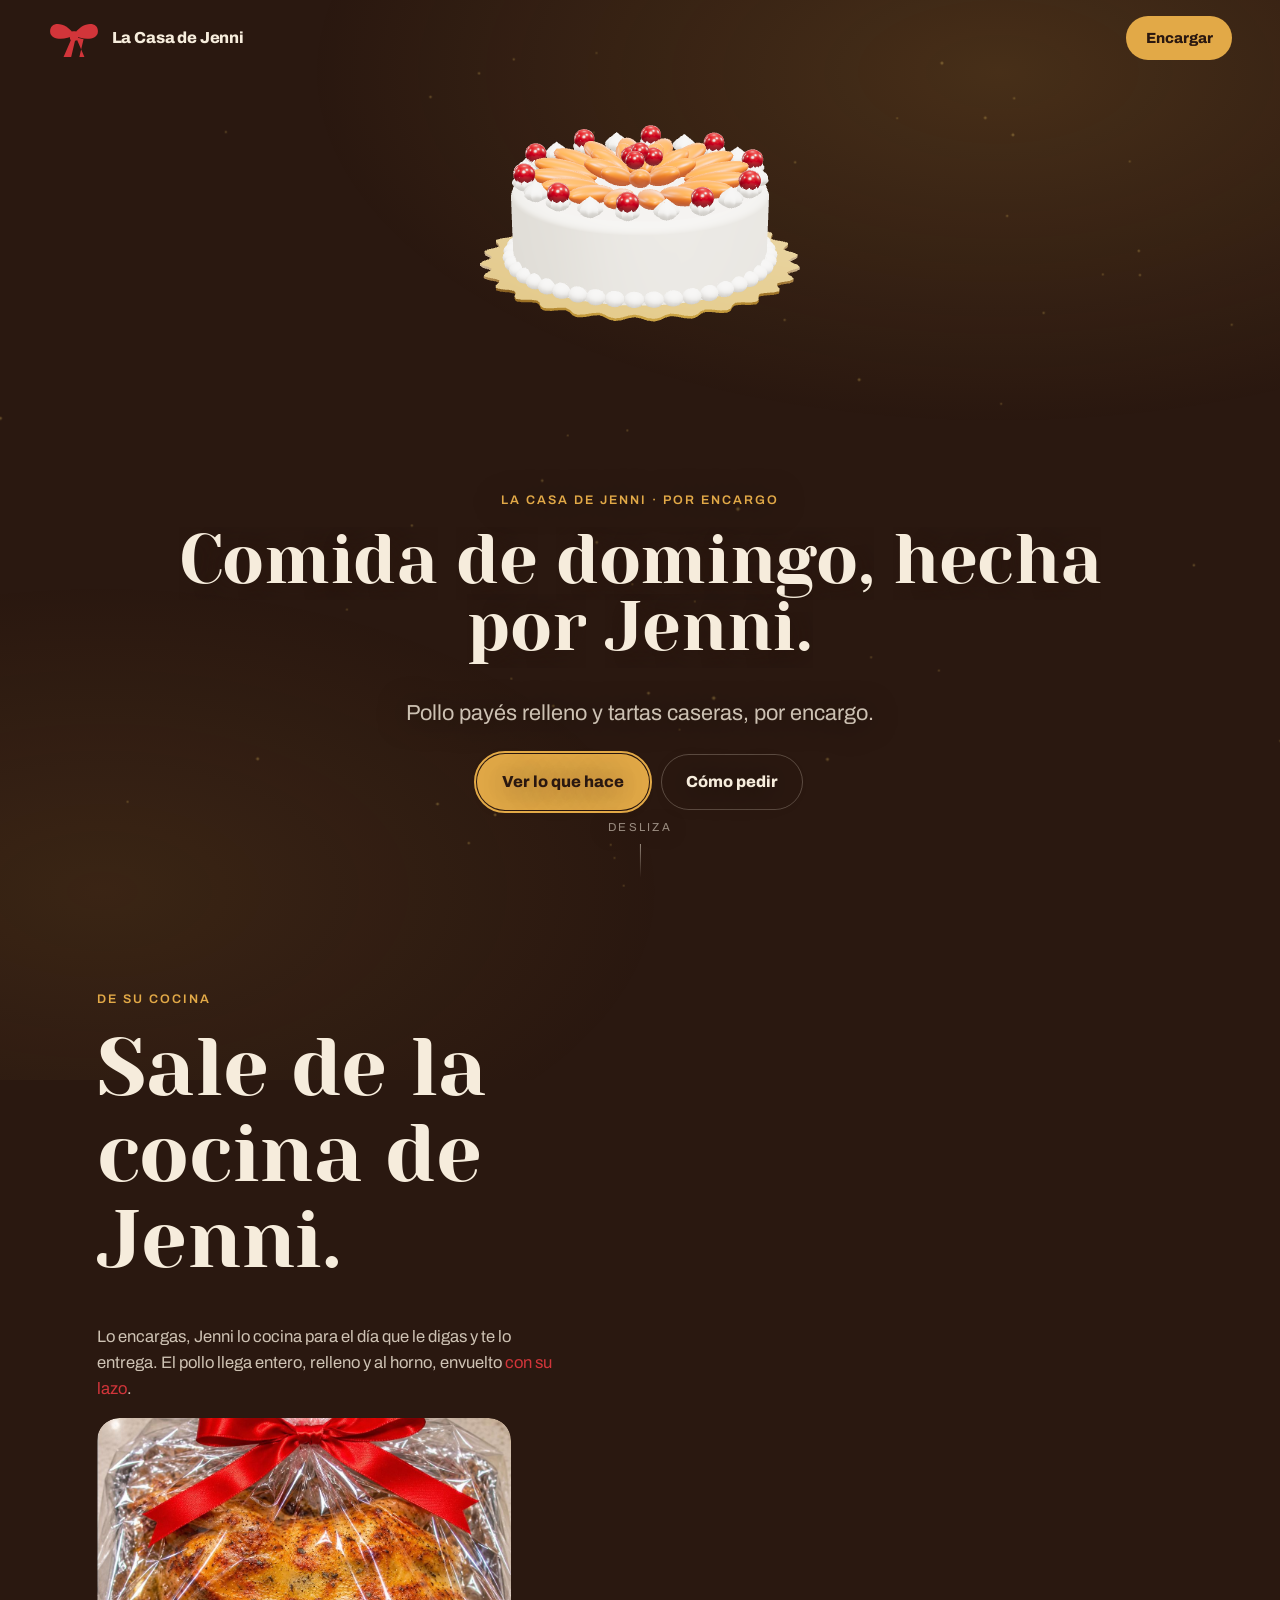
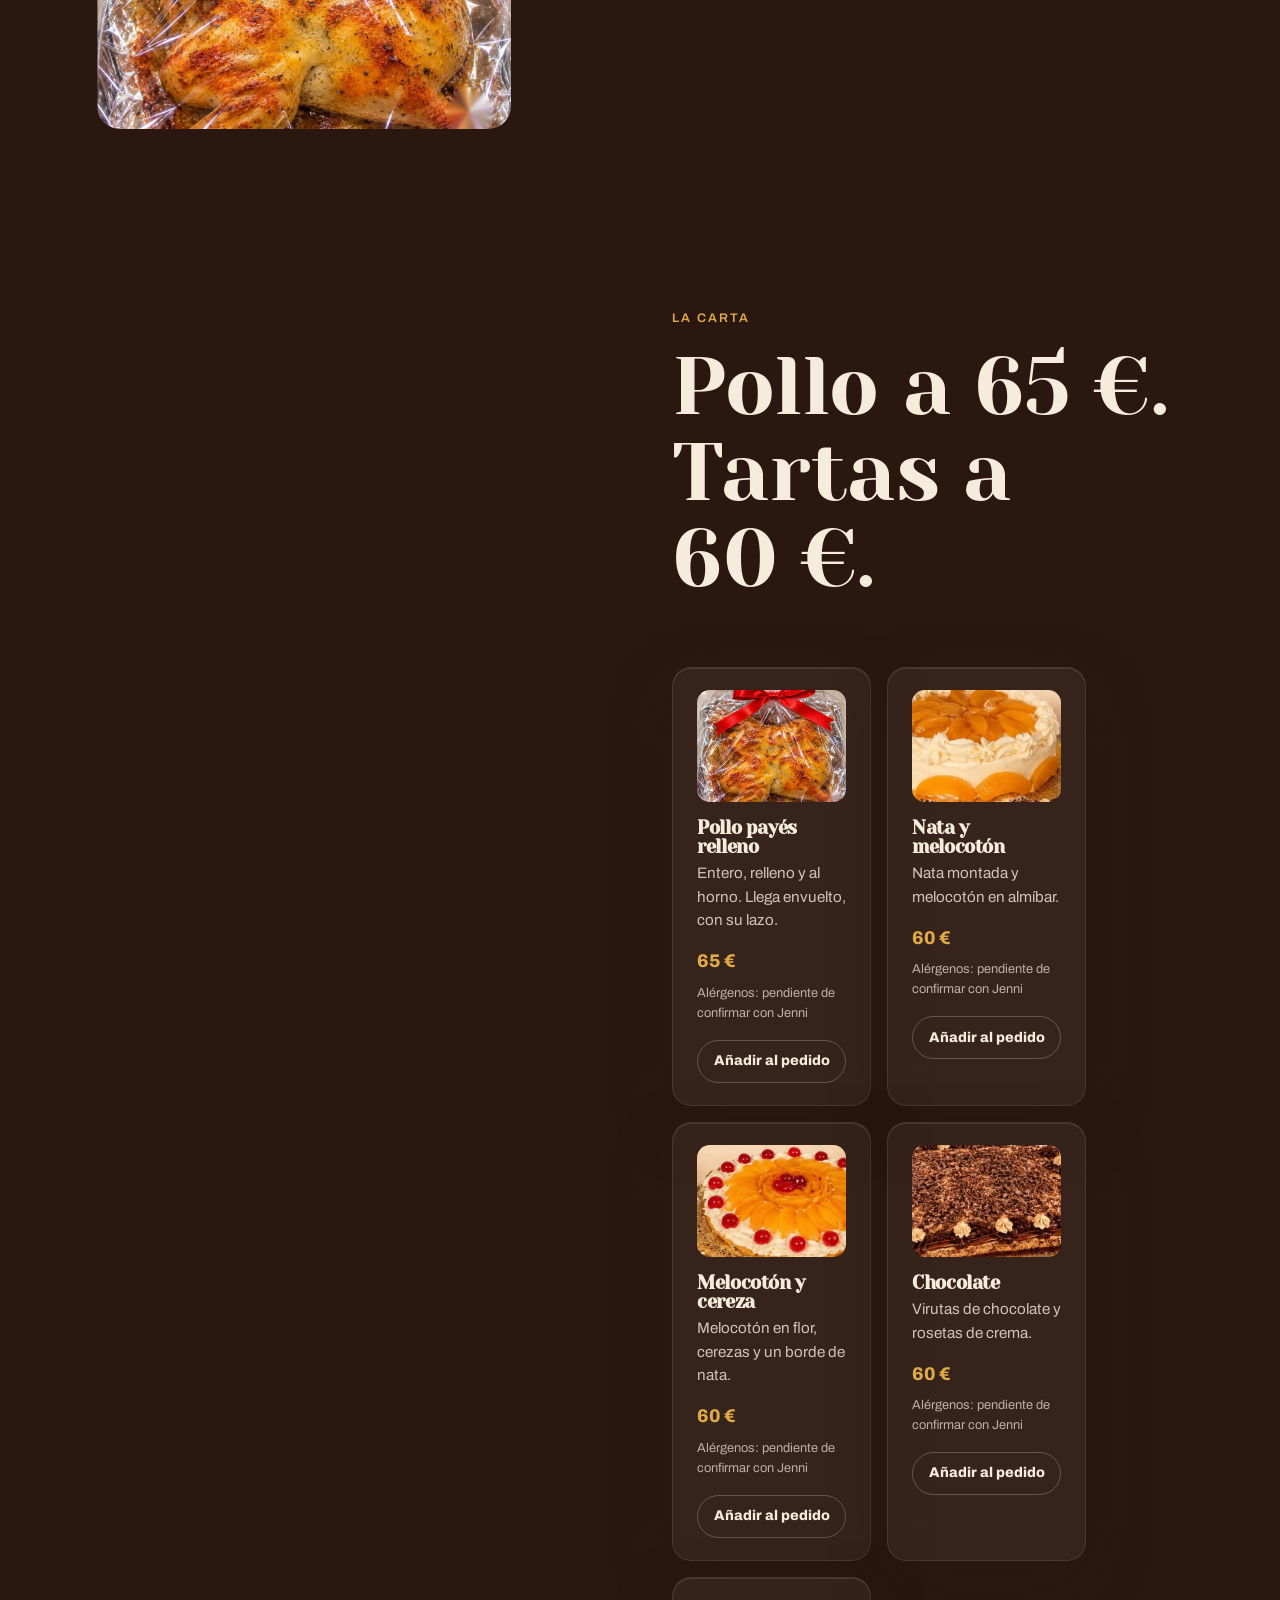
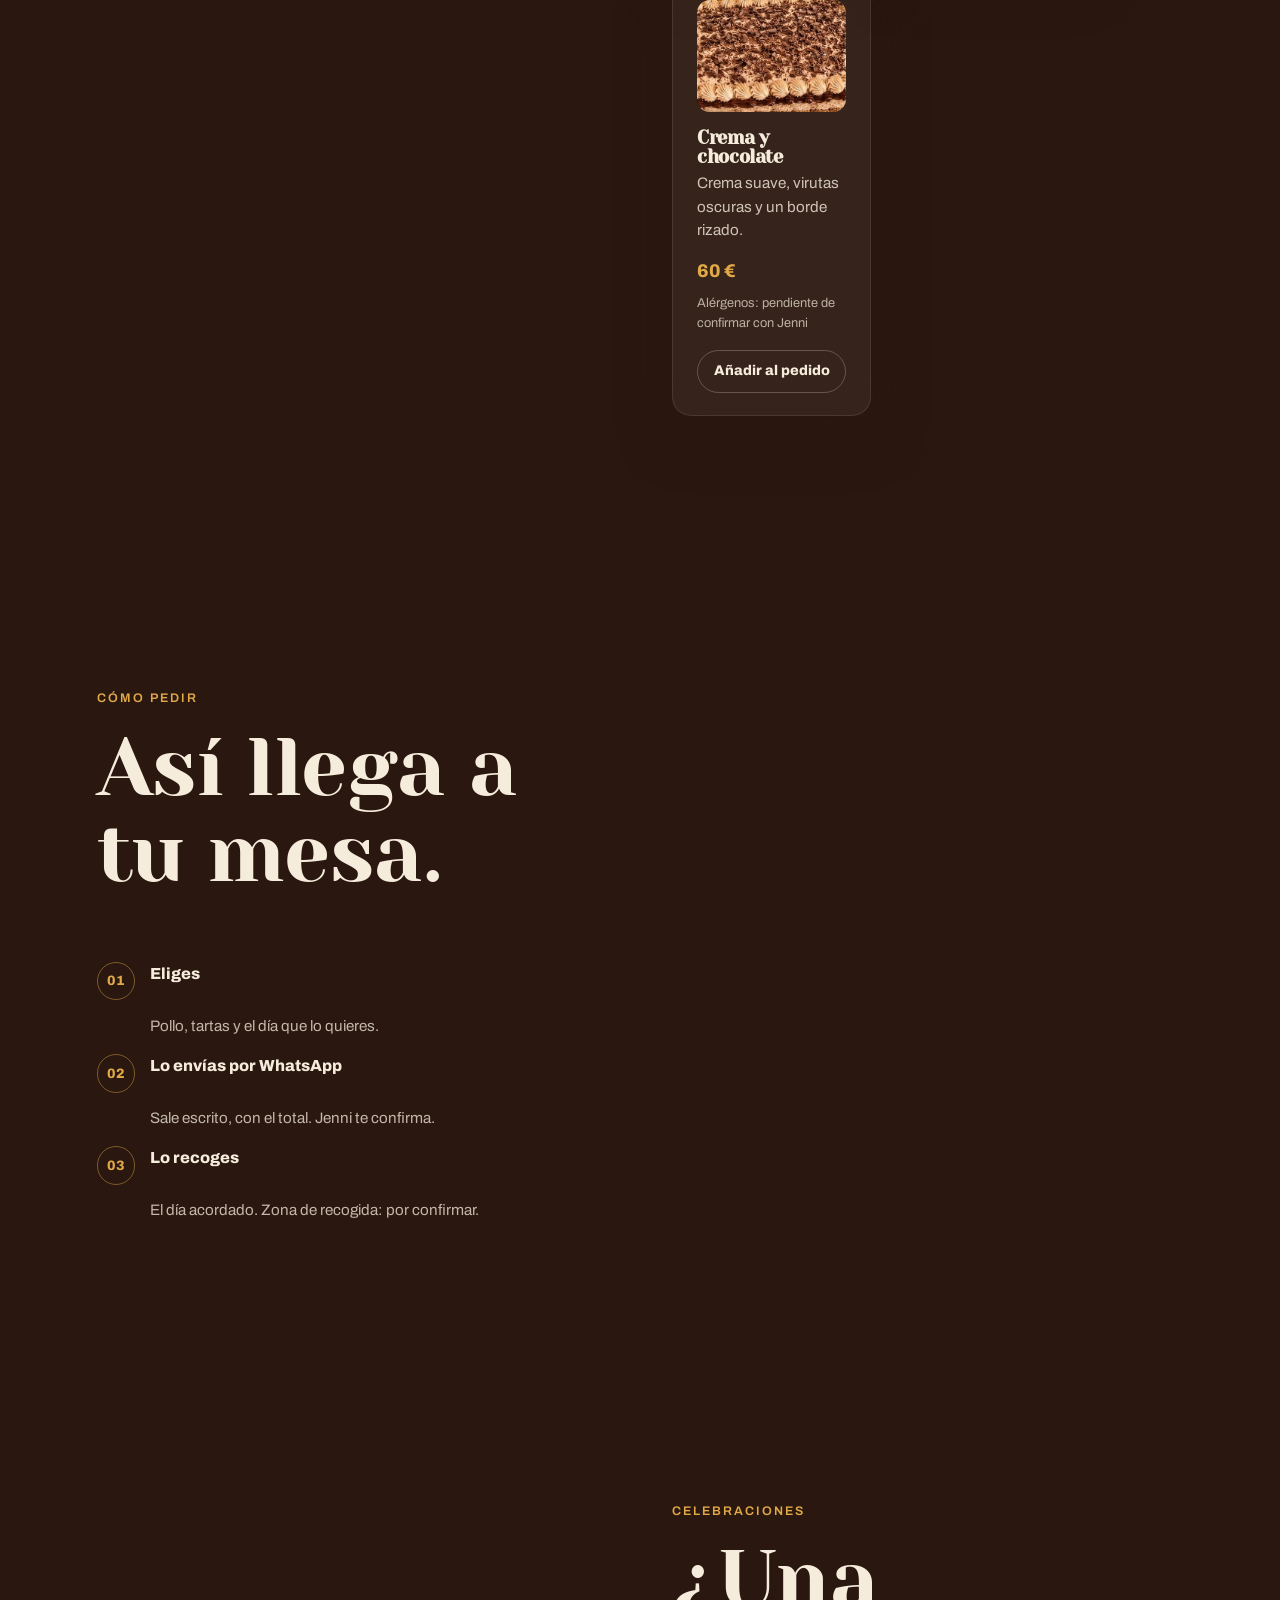
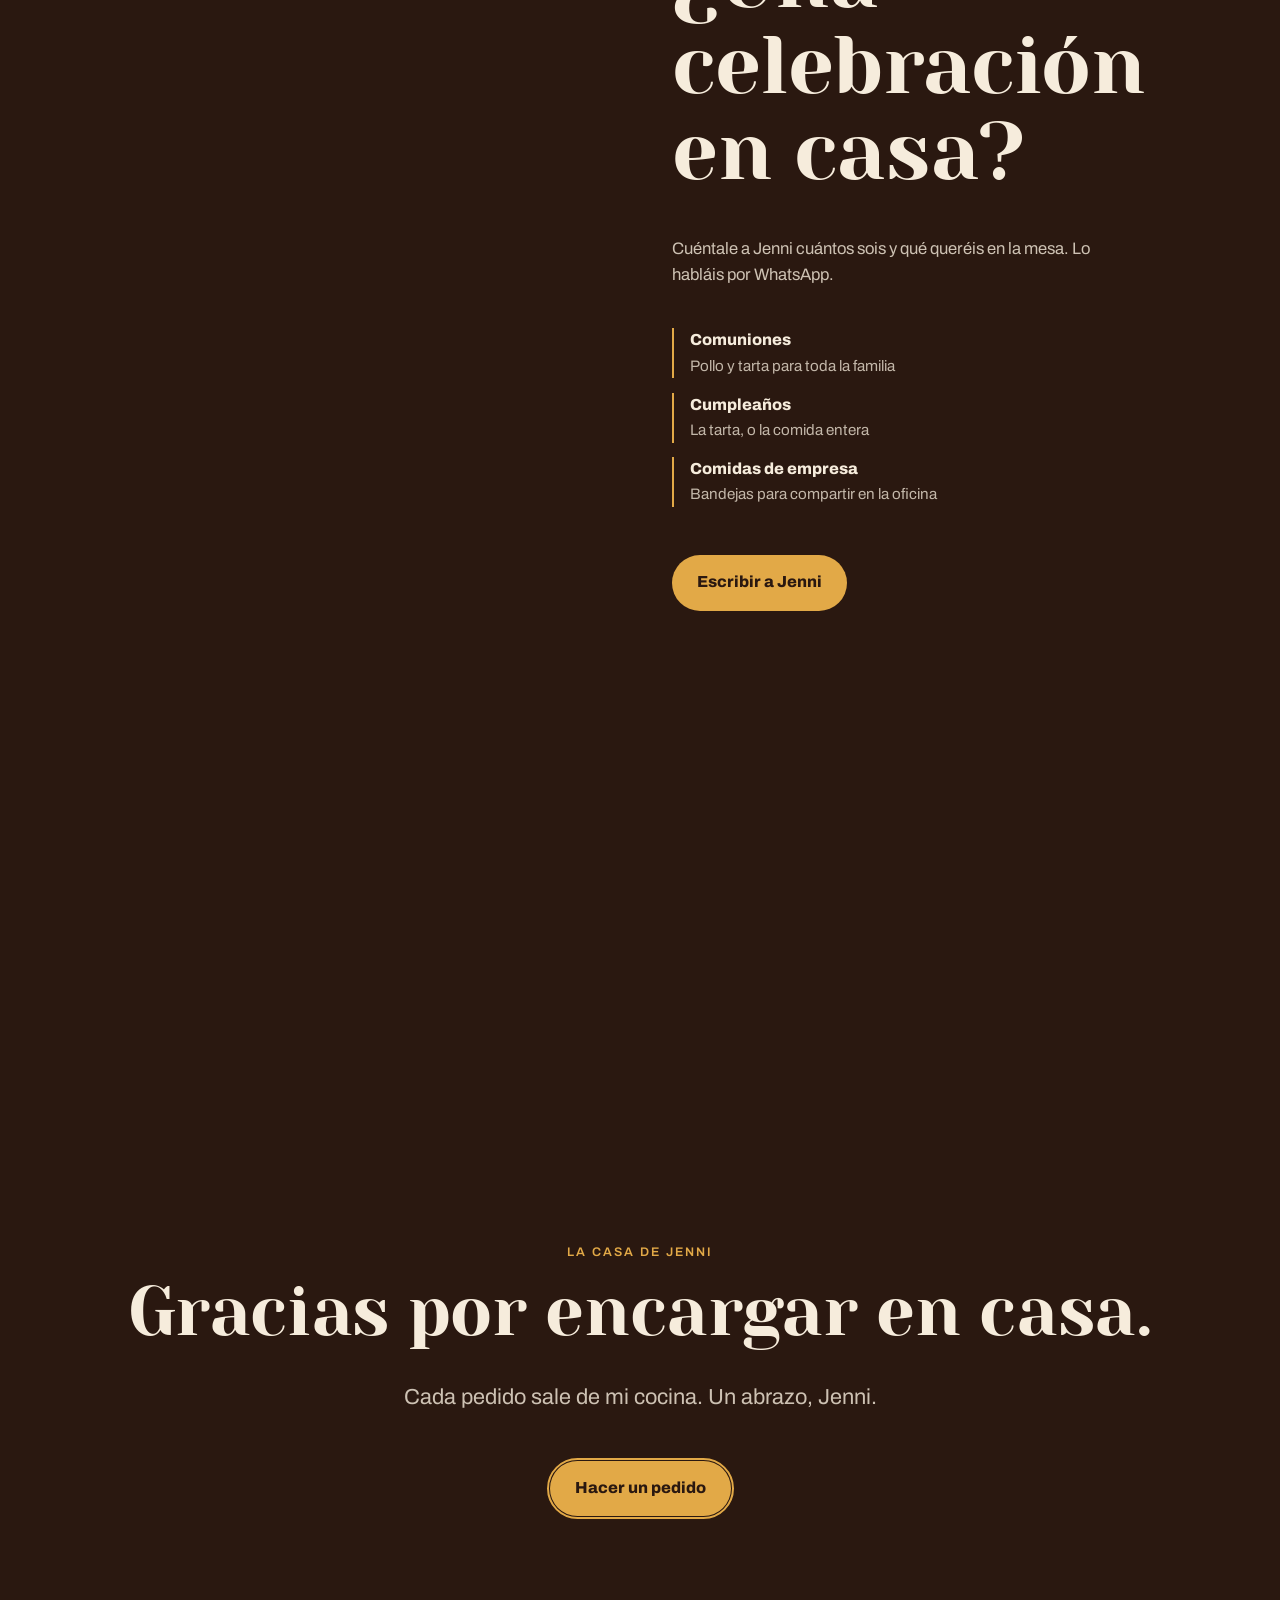
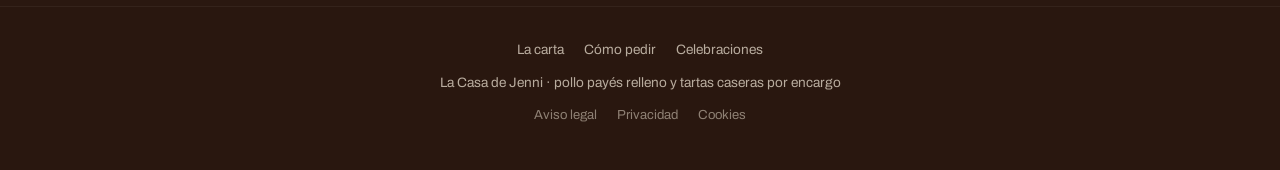
<file: index.html>
<!doctype html>
<html lang="es">
<head>
  <meta name="robots" content="noindex, nofollow">
  <meta charset="utf-8">
  <meta name="viewport" content="width=device-width, initial-scale=1">
  <title>La Casa de Jenni — Comida de domingo, hecha por Jenni</title>
  <meta name="description" content="Pollo payés relleno (65 €) y tartas caseras de nata, fruta y chocolate (60 €), por encargo. Haz tu pedido por WhatsApp.">
  <meta name="theme-color" content="#2a1810">
  <link rel="icon" href="assets/favicon.svg" type="image/svg+xml">

  <link rel="stylesheet" href="libs/fuentes/fuentes.css">

  <!-- Librerías servidas desde la propia web (herramientas/localizar.mjs): sin CDN externo -->
  <script type="importmap">
  {
    "imports": {
      "three": "./libs/three/build/three.module.js",
      "three/addons/": "./libs/three/examples/jsm/",
      "gsap": "./libs/gsap/index.js",
      "gsap/ScrollTrigger": "./libs/gsap/ScrollTrigger.js",
      "lenis": "./libs/lenis/dist/lenis.mjs"
    }
  }
  </script>

  <link rel="stylesheet" href="motor-3d/motor3d.css">
  <style>
    :root {
      --m3d-fondo: #2a1810;
      --m3d-texto: #f6ecdc;
      --m3d-acento: #e2a947;
      --m3d-sobre-acento: #2a1810;
      --m3d-fuente: "Archivo", system-ui, sans-serif;
      --m3d-fuente-titulos: "Yeseva One", Georgia, serif;
    }
    .m3d-titulo { font-weight: 400; letter-spacing: -0.005em; }
    .m3d-lazo { color: #d2353a; }
    .m3d-celebraciones { list-style: none; padding: 0; margin: 1.5rem 0; display: grid; gap: .9rem; }
    .m3d-celebraciones li { display: grid; gap: .1rem; padding-left: 1rem; border-left: 2px solid var(--m3d-acento); }
    .m3d-celebraciones span { opacity: .75; font-size: .95rem; }
  </style>
</head>
<!-- data-whatsapp: falta el número de Jenni (teléfono por confirmar). Al tenerlo: data-whatsapp="346XXXXXXXX" -->
<body data-negocio="La Casa de Jenni">

  <div class="m3d-intro" aria-hidden="true">
    <img src="assets/logo-lazo.svg" alt="">
  </div>

  <header class="m3d-cabecera">
    <a class="m3d-cabecera__marca" href="#inicio">
      <img src="assets/logo-lazo.svg" alt="">
      <span>La Casa de Jenni</span>
    </a>
    <a class="m3d-boton" href="#productos">Encargar</a>
  </header>

  <canvas id="escena3d"></canvas>

  <!-- Objeto estrella: tarta de melocotón y cereza. PROVISIONAL, modelada por código a partir de su foto;
       la definitiva se genera con Higgsfield (Fase 4). La copia "chocolate" enseña la otra familia de tartas. -->
  <main data-motor3d
        data-draco="libs/three/examples/jsm/libs/draco/gltf/"
        data-modelo="assets/producto.glb"
        data-acento="#e2a947"
        data-fondo="#2a1810"
        data-objetos='[
          {"id":"logo","tipo":"logo","src":"assets/logo-lazo-3d.svg"},
          {"id":"chocolate","tipo":"copia","de":"estrella","color":"#6b3b22"},
          {"id":"ambiente","tipo":"particulas","cantidad":90,"tamano":0.06}
        ]'>

    <!-- 1 · APERTURA -->
    <section id="inicio" class="m3d-seccion m3d-seccion--centro m3d-seccion--hero"
             data-3d='{"rot":[28,0,0],"pos":[0,1.05,0],"escala":0.62,"cam":[0,0,6.6],"mira":[0,0,0],"explota":0,"luz":1.1,
                       "objetos":{"ambiente":{"opacidad":0.5}}}'>
      <div class="m3d-hero-entra">
        <span class="m3d-etiqueta">La Casa de Jenni · por encargo</span>
        <h1 class="m3d-titulo m3d-titulo--xl m3d-split">Comida de domingo, hecha por Jenni.</h1>
        <p class="m3d-texto m3d-texto--grande">Pollo payés relleno y tartas caseras, por encargo.</p>
        <div class="m3d-botones">
          <a class="m3d-boton m3d-pulso" href="#productos">Ver lo que hace</a>
          <a class="m3d-boton m3d-boton--fantasma" href="#pedir">Cómo pedir</a>
        </div>
      </div>
      <div class="m3d-pista">Desliza</div>
    </section>

    <!-- 2 · DE SU COCINA -->
    <section id="historia" class="m3d-seccion m3d-seccion--izq"
             data-3d='{"rot":[22,40,0],"pos":[1.35,0,0],"escala":1,"cam":[0,0.2,6],
                       "objetos":{"logo":{"pos":[2.55,1.6,-0.9],"rot":[0,-22,0],"escala":0.32,"opacidad":1}}}'>
      <span class="m3d-etiqueta m3d-reveal">De su cocina</span>
      <h2 class="m3d-titulo m3d-reveal">Sale de la cocina de Jenni.</h2>
      <p class="m3d-texto m3d-reveal">Lo encargas, Jenni lo cocina para el día que le digas y te lo entrega. El pollo llega entero, relleno y al horno, envuelto <span class="m3d-lazo">con su lazo</span>.</p>
      <figure class="m3d-foto m3d-foto--kenburns m3d-reveal">
        <img src="assets/pollo.jpg" alt="Pollo payés relleno recién horneado, dorado y envuelto con un lazo rojo" loading="lazy">
      </figure>
    </section>

    <!-- 3 · LA CARTA: cinco productos reales con su precio y pedido por WhatsApp -->
    <section id="productos" class="m3d-seccion m3d-seccion--der"
             data-3d='{"rot":[30,160,0],"pos":[-1.7,0.4,0],"escala":0.72,"cam":[0,0,6],
                       "objetos":{"logo":{"opacidad":0},"chocolate":{"pos":[-1.45,-0.85,0.3],"rot":[30,200,0],"escala":0.58,"opacidad":1}}}'>
      <span class="m3d-etiqueta m3d-reveal">La carta</span>
      <h2 class="m3d-titulo m3d-reveal">Pollo a 65&nbsp;€. Tartas a 60&nbsp;€.</h2>
      <div class="m3d-rejilla">
        <article class="m3d-tarjeta m3d-reveal" data-producto="Pollo payés relleno" data-precio="65">
          <img src="assets/pollo.jpg" alt="Pollo payés relleno envuelto con lazo rojo" loading="lazy">
          <h3>Pollo payés relleno</h3>
          <p>Entero, relleno y al horno. Llega envuelto, con su lazo.</p>
          <span class="m3d-precio">65 €</span>
          <small class="m3d-alergenos">Alérgenos: pendiente de confirmar con Jenni</small>
          <button type="button" class="m3d-boton m3d-boton--fantasma m3d-anadir">Añadir al pedido</button>
        </article>
        <article class="m3d-tarjeta m3d-reveal" data-producto="Tarta de nata y melocotón" data-precio="60">
          <img src="assets/tarta-melocoton.jpg" alt="Tarta de nata montada con melocotón en almíbar" loading="lazy">
          <h3>Nata y melocotón</h3>
          <p>Nata montada y melocotón en almíbar.</p>
          <span class="m3d-precio">60 €</span>
          <small class="m3d-alergenos">Alérgenos: pendiente de confirmar con Jenni</small>
          <button type="button" class="m3d-boton m3d-boton--fantasma m3d-anadir">Añadir al pedido</button>
        </article>
        <article class="m3d-tarjeta m3d-reveal" data-producto="Tarta de melocotón y cereza" data-precio="60">
          <img src="assets/tarta-cerezas.jpg" alt="Tarta con melocotón en flor, cerezas y borde de nata" loading="lazy">
          <h3>Melocotón y cereza</h3>
          <p>Melocotón en flor, cerezas y un borde de nata.</p>
          <span class="m3d-precio">60 €</span>
          <small class="m3d-alergenos">Alérgenos: pendiente de confirmar con Jenni</small>
          <button type="button" class="m3d-boton m3d-boton--fantasma m3d-anadir">Añadir al pedido</button>
        </article>
        <article class="m3d-tarjeta m3d-reveal" data-producto="Tarta de chocolate" data-precio="60">
          <img src="assets/tarta-chocolate.jpg" alt="Tarta de chocolate con virutas y rosetas de crema" loading="lazy">
          <h3>Chocolate</h3>
          <p>Virutas de chocolate y rosetas de crema.</p>
          <span class="m3d-precio">60 €</span>
          <small class="m3d-alergenos">Alérgenos: pendiente de confirmar con Jenni</small>
          <button type="button" class="m3d-boton m3d-boton--fantasma m3d-anadir">Añadir al pedido</button>
        </article>
        <article class="m3d-tarjeta m3d-reveal" data-producto="Tarta de crema y chocolate" data-precio="60">
          <img src="assets/tarta-moka.jpg" alt="Tarta de crema con virutas oscuras y borde rizado" loading="lazy">
          <h3>Crema y chocolate</h3>
          <p>Crema suave, virutas oscuras y un borde rizado.</p>
          <span class="m3d-precio">60 €</span>
          <small class="m3d-alergenos">Alérgenos: pendiente de confirmar con Jenni</small>
          <button type="button" class="m3d-boton m3d-boton--fantasma m3d-anadir">Añadir al pedido</button>
        </article>
      </div>
    </section>

    <!-- 4 · CÓMO PEDIR: la cámara baja sobre la tarta y las capas se separan -->
    <section id="pedir" class="m3d-seccion m3d-seccion--izq"
             data-3d='{"rot":[38,250,0],"pos":[1.25,0,0],"escala":1.1,"cam":[0,0.3,5],"mira":[0.3,0,0],"explota":0.55,"luz":1.25,
                       "objetos":{"chocolate":{"opacidad":0}}}'>
      <span class="m3d-etiqueta m3d-reveal">Cómo pedir</span>
      <h2 class="m3d-titulo m3d-reveal">Así llega a tu mesa.</h2>
      <ol class="m3d-puntos">
        <li class="m3d-reveal"><strong>Eliges</strong><span>Pollo, tartas y el día que lo quieres.</span></li>
        <li class="m3d-reveal"><strong>Lo envías por WhatsApp</strong><span>Sale escrito, con el total. Jenni te confirma.</span></li>
        <li class="m3d-reveal"><strong>Lo recoges</strong><span>El día acordado. Zona de recogida: por confirmar.</span></li>
      </ol>
    </section>

    <!-- 5 · CELEBRACIONES (la puerta al catering) -->
    <section id="celebraciones" class="m3d-seccion m3d-seccion--der"
             data-3d='{"rot":[25,400,0],"pos":[-1.3,0.1,0],"escala":1,"cam":[0,0,6],"mira":[0,0,0],"explota":0,"luz":1}'>
      <span class="m3d-etiqueta m3d-reveal">Celebraciones</span>
      <h2 class="m3d-titulo m3d-reveal">¿Una celebración en casa?</h2>
      <p class="m3d-texto m3d-reveal">Cuéntale a Jenni cuántos sois y qué queréis en la mesa. Lo habláis por WhatsApp.</p>
      <ul class="m3d-celebraciones m3d-reveal">
        <li><strong>Comuniones</strong><span>Pollo y tarta para toda la familia</span></li>
        <li><strong>Cumpleaños</strong><span>La tarta, o la comida entera</span></li>
        <li><strong>Comidas de empresa</strong><span>Bandejas para compartir en la oficina</span></li>
      </ul>
      <div class="m3d-botones m3d-reveal">
        <a class="m3d-boton" href="#" data-whatsapp-texto="Hola Jenni, quiero preparar una celebración. Somos ___ personas y sería el día ___.">Escribir a Jenni</a>
      </div>
    </section>

    <!-- 6 · CIERRE -->
    <section id="cierre" class="m3d-seccion m3d-seccion--centro m3d-seccion--abajo"
             data-3d='{"rot":[30,720,0],"pos":[-0.7,1.0,0],"escala":0.55,"cam":[0,0,6.6],"mira":[0,0,0],"explota":0,"luz":1.2,
                       "objetos":{"logo":{"pos":[0.85,1.1,0],"rot":[0,0,0],"escala":0.42,"opacidad":1},"ambiente":{"opacidad":0.5}}}'>
      <span class="m3d-etiqueta m3d-reveal">La Casa de Jenni</span>
      <h2 class="m3d-titulo m3d-titulo--xl m3d-reveal">Gracias por encargar en casa.</h2>
      <p class="m3d-texto m3d-texto--grande m3d-reveal">Cada pedido sale de mi cocina. Un abrazo, Jenni.</p>
      <div class="m3d-botones m3d-reveal" style="justify-content:center">
        <a class="m3d-boton m3d-pulso" href="#productos">Hacer un pedido</a>
      </div>
    </section>

  </main>

  <footer class="m3d-pie">
    <nav>
      <a href="#productos">La carta</a>
      <a href="#pedir">Cómo pedir</a>
      <a href="#celebraciones">Celebraciones</a>
    </nav>
    <div>La Casa de Jenni · pollo payés relleno y tartas caseras por encargo</div>
    <nav class="m3d-pie__legal" aria-label="Legal">
      <a href="aviso-legal.html">Aviso legal</a>
      <a href="privacidad.html">Privacidad</a>
      <a href="cookies.html">Cookies</a>
    </nav>
  </footer>

  <div class="m3d-pedido" hidden></div>
  <script type="module" src="motor-3d/motor3d.js"></script>
  <script src="motor-3d/pedido.js" defer></script>
</body>
</html>
</file>
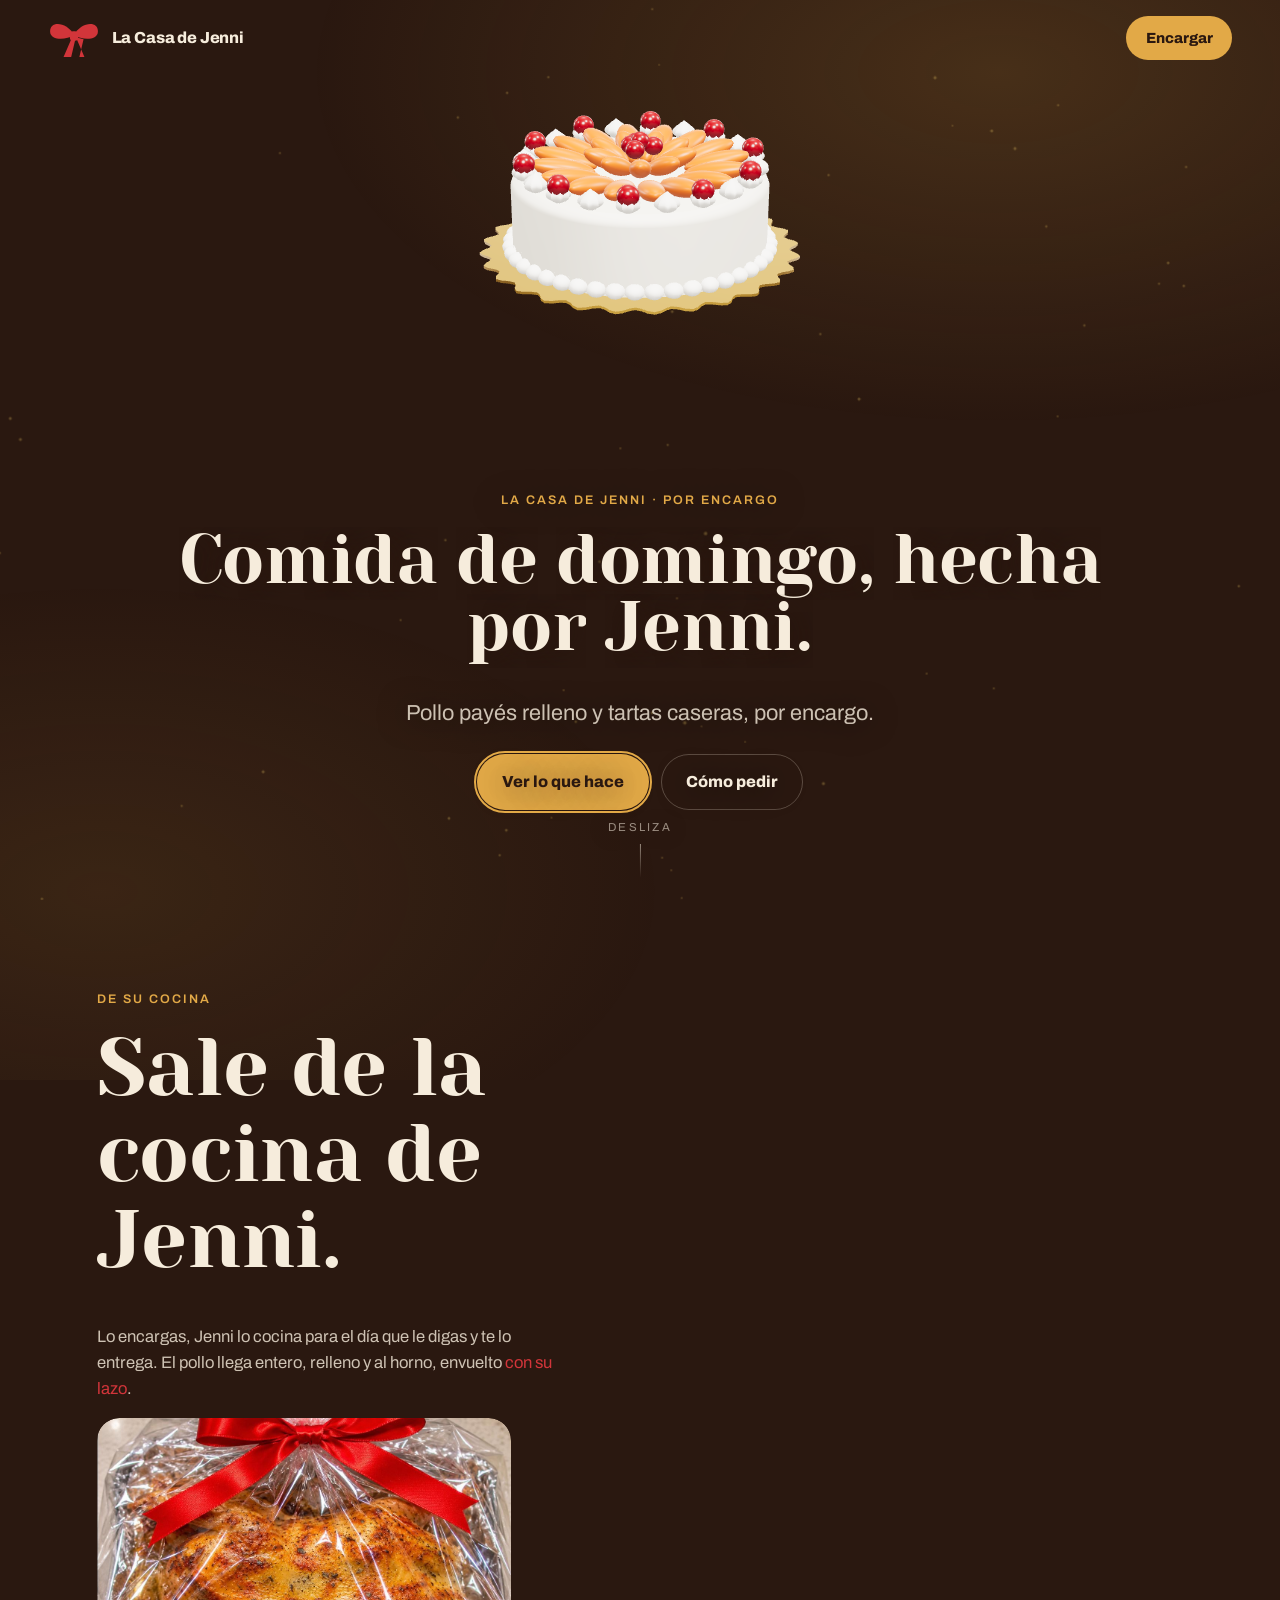
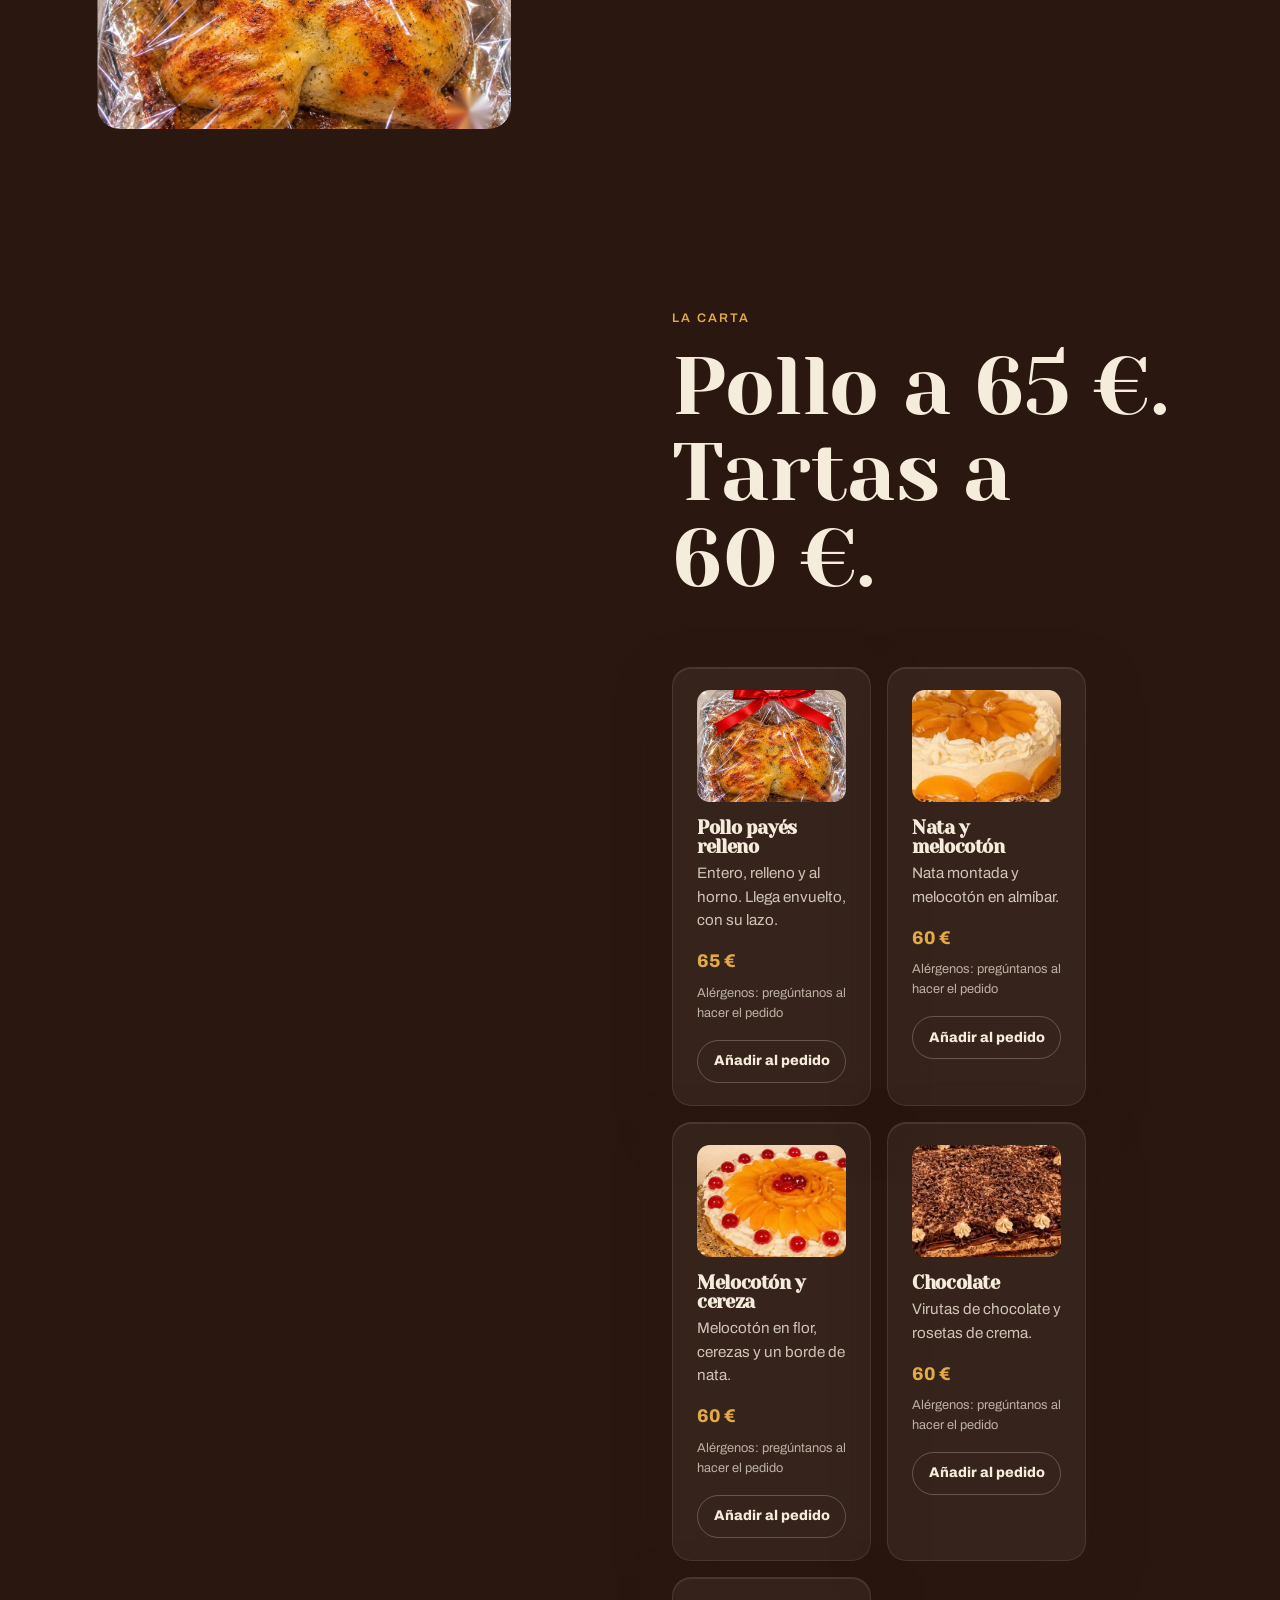
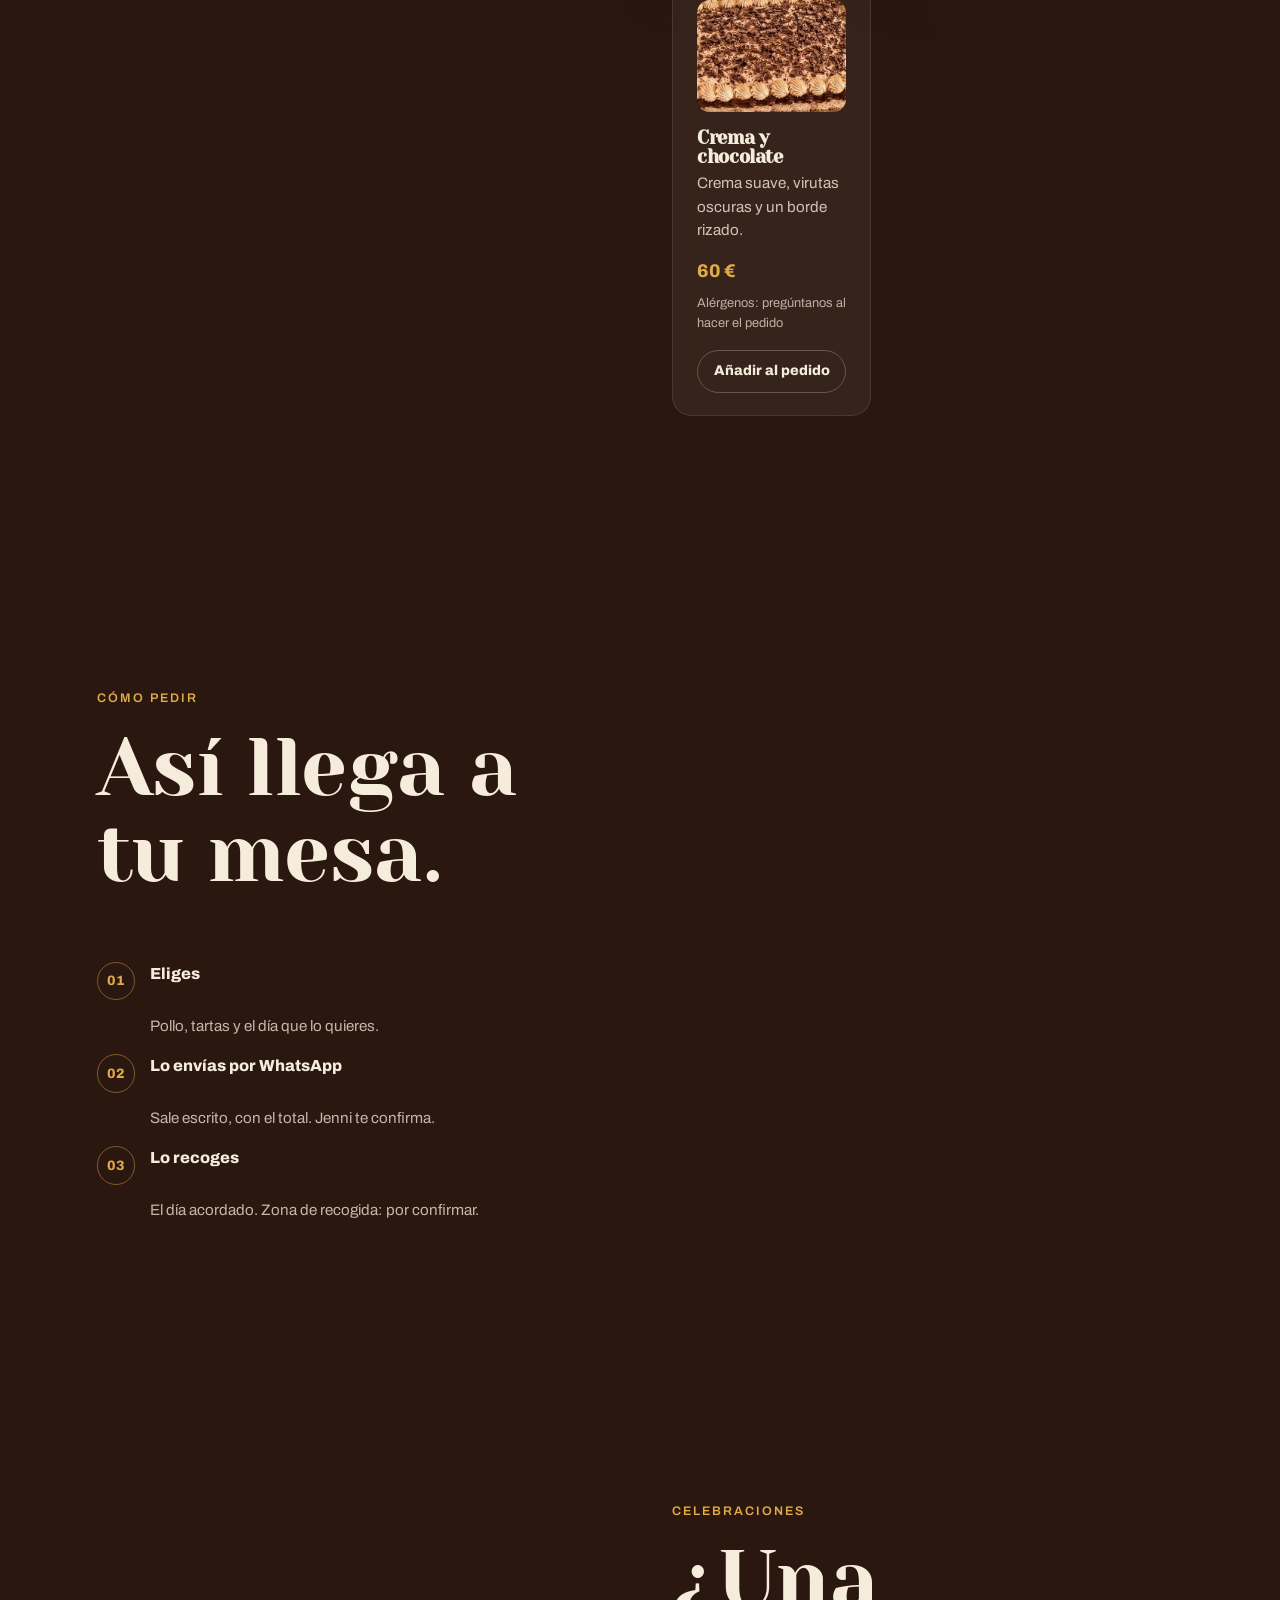
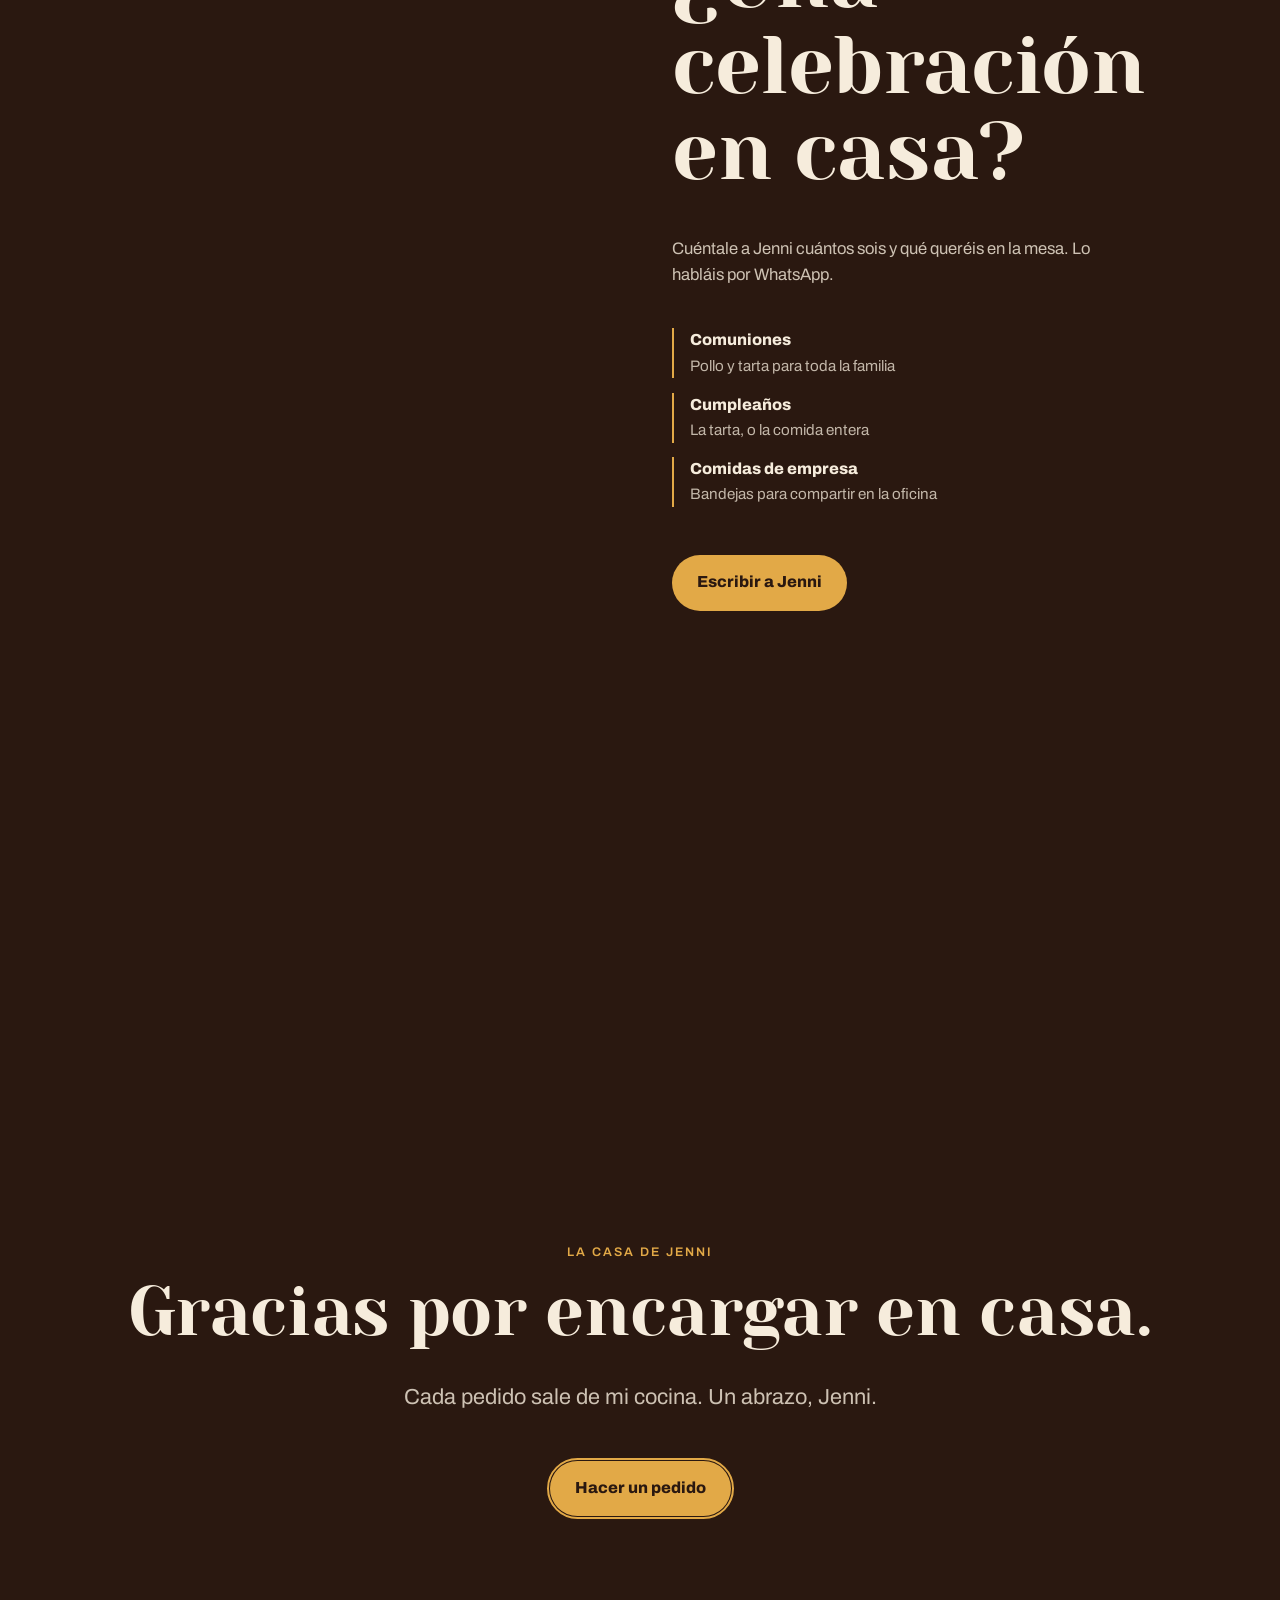
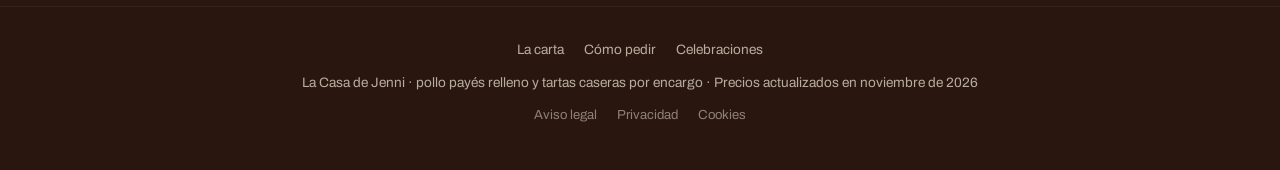
<file: public/index.html>
<!doctype html>
<html lang="es">
<head>
  <meta charset="utf-8">
  <link rel="canonical" href="https://lacasadejenni.com/">
  <meta property="og:type" content="website">
  <meta property="og:url" content="https://lacasadejenni.com/">
  <meta property="og:title" content="La Casa de Jenni — Comida de domingo, hecha por Jenni">
  <meta property="og:description" content="Pollo payés relleno (65 €) y tartas caseras (60 €), por encargo. Haz tu pedido por WhatsApp.">
  <meta property="og:image" content="https://lacasadejenni.com/assets/pollo.jpg">
  <script type="application/ld+json">{"@context": "https://schema.org", "@type": "FoodEstablishment", "@id": "https://lacasadejenni.com/#negocio", "name": "La Casa de Jenni", "url": "https://lacasadejenni.com/", "description": "Pollo payés relleno y tartas caseras por encargo. Pedidos por WhatsApp.", "image": "https://lacasadejenni.com/assets/pollo.jpg", "logo": "https://lacasadejenni.com/assets/logo-lazo.svg", "servesCuisine": "Casera", "priceRange": "60 € – 65 €", "makesOffer": [{"@type": "Offer", "price": "65", "priceCurrency": "EUR", "itemOffered": {"@type": "Product", "name": "Pollo payés relleno"}}, {"@type": "Offer", "price": "60", "priceCurrency": "EUR", "itemOffered": {"@type": "Product", "name": "Tarta de nata y melocotón"}}, {"@type": "Offer", "price": "60", "priceCurrency": "EUR", "itemOffered": {"@type": "Product", "name": "Tarta de melocotón y cereza"}}, {"@type": "Offer", "price": "60", "priceCurrency": "EUR", "itemOffered": {"@type": "Product", "name": "Tarta de chocolate"}}, {"@type": "Offer", "price": "60", "priceCurrency": "EUR", "itemOffered": {"@type": "Product", "name": "Tarta de crema y chocolate"}}]}</script>
  <script type="application/ld+json">{"@context": "https://schema.org", "@type": "WebPage", "url": "https://lacasadejenni.com/", "name": "La Casa de Jenni", "dateModified": "2026-11-23", "about": {"@id": "https://lacasadejenni.com/#negocio"}}</script>
  <meta name="viewport" content="width=device-width, initial-scale=1">
  <title>La Casa de Jenni — Comida de domingo, hecha por Jenni</title>
  <meta name="description" content="Pollo payés relleno (65 €) y tartas caseras de nata, fruta y chocolate (60 €), por encargo. Haz tu pedido por WhatsApp.">
  <meta name="theme-color" content="#2a1810">
  <link rel="icon" href="assets/favicon.svg" type="image/svg+xml">

  <link rel="stylesheet" href="libs/fuentes/fuentes.css">

  <!-- Librerías servidas desde la propia web (herramientas/localizar.mjs): sin CDN externo -->
  <script type="importmap">
  {
    "imports": {
      "three": "./libs/three/build/three.module.js",
      "three/addons/": "./libs/three/examples/jsm/",
      "gsap": "./libs/gsap/index.js",
      "gsap/ScrollTrigger": "./libs/gsap/ScrollTrigger.js",
      "lenis": "./libs/lenis/dist/lenis.mjs"
    }
  }
  </script>

  <link rel="stylesheet" href="motor-3d/motor3d.css">
  <style>
    :root {
      --m3d-fondo: #2a1810;
      --m3d-texto: #f6ecdc;
      --m3d-acento: #e2a947;
      --m3d-sobre-acento: #2a1810;
      --m3d-fuente: "Archivo", system-ui, sans-serif;
      --m3d-fuente-titulos: "Yeseva One", Georgia, serif;
    }
    .m3d-titulo { font-weight: 400; letter-spacing: -0.005em; }
    .m3d-lazo { color: #d2353a; }
    .m3d-celebraciones { list-style: none; padding: 0; margin: 1.5rem 0; display: grid; gap: .9rem; }
    .m3d-celebraciones li { display: grid; gap: .1rem; padding-left: 1rem; border-left: 2px solid var(--m3d-acento); }
    .m3d-celebraciones span { opacity: .75; font-size: .95rem; }
  </style>
</head>
<!-- data-whatsapp: falta el número de Jenni (teléfono por confirmar). Al tenerlo: data-whatsapp="346XXXXXXXX" -->
<body data-negocio="La Casa de Jenni">

  <div class="m3d-intro" aria-hidden="true">
    <img src="assets/logo-lazo.svg" alt="">
  </div>

  <header class="m3d-cabecera">
    <a class="m3d-cabecera__marca" href="#inicio">
      <img src="assets/logo-lazo.svg" alt="">
      <span>La Casa de Jenni</span>
    </a>
    <a class="m3d-boton" href="#productos">Encargar</a>
  </header>

  <canvas id="escena3d"></canvas>

  <!-- Objeto estrella: tarta de melocotón y cereza. PROVISIONAL, modelada por código a partir de su foto;
       la definitiva se genera con Higgsfield (Fase 4). La copia "chocolate" enseña la otra familia de tartas. -->
  <main data-motor3d
        data-draco="libs/three/examples/jsm/libs/draco/gltf/"
        data-modelo="assets/producto.glb"
        data-acento="#e2a947"
        data-fondo="#2a1810"
        data-objetos='[
          {"id":"logo","tipo":"logo","src":"assets/logo-lazo-3d.svg"},
          {"id":"chocolate","tipo":"copia","de":"estrella","color":"#6b3b22"},
          {"id":"ambiente","tipo":"particulas","cantidad":90,"tamano":0.06}
        ]'>

    <!-- 1 · APERTURA -->
    <section id="inicio" class="m3d-seccion m3d-seccion--centro m3d-seccion--hero"
             data-3d='{"rot":[28,0,0],"pos":[0,1.05,0],"escala":0.62,"cam":[0,0,6.6],"mira":[0,0,0],"explota":0,"luz":1.1,
                       "objetos":{"ambiente":{"opacidad":0.5}}}'>
      <div class="m3d-hero-entra">
        <span class="m3d-etiqueta">La Casa de Jenni · por encargo</span>
        <h1 class="m3d-titulo m3d-titulo--xl m3d-split">Comida de domingo, hecha por Jenni.</h1>
        <p class="m3d-texto m3d-texto--grande">Pollo payés relleno y tartas caseras, por encargo.</p>
        <div class="m3d-botones">
          <a class="m3d-boton m3d-pulso" href="#productos">Ver lo que hace</a>
          <a class="m3d-boton m3d-boton--fantasma" href="#pedir">Cómo pedir</a>
        </div>
      </div>
      <div class="m3d-pista">Desliza</div>
    </section>

    <!-- 2 · DE SU COCINA -->
    <section id="historia" class="m3d-seccion m3d-seccion--izq"
             data-3d='{"rot":[22,40,0],"pos":[1.35,0,0],"escala":1,"cam":[0,0.2,6],
                       "objetos":{"logo":{"pos":[2.55,1.6,-0.9],"rot":[0,-22,0],"escala":0.32,"opacidad":1}}}'>
      <span class="m3d-etiqueta m3d-reveal">De su cocina</span>
      <h2 class="m3d-titulo m3d-reveal">Sale de la cocina de Jenni.</h2>
      <p class="m3d-texto m3d-reveal">Lo encargas, Jenni lo cocina para el día que le digas y te lo entrega. El pollo llega entero, relleno y al horno, envuelto <span class="m3d-lazo">con su lazo</span>.</p>
      <figure class="m3d-foto m3d-foto--kenburns m3d-reveal">
        <img src="assets/pollo.jpg" alt="Pollo payés relleno recién horneado, dorado y envuelto con un lazo rojo" loading="lazy">
      </figure>
    </section>

    <!-- 3 · LA CARTA: cinco productos reales con su precio y pedido por WhatsApp -->
    <section id="productos" class="m3d-seccion m3d-seccion--der"
             data-3d='{"rot":[30,160,0],"pos":[-1.7,0.4,0],"escala":0.72,"cam":[0,0,6],
                       "objetos":{"logo":{"opacidad":0},"chocolate":{"pos":[-1.45,-0.85,0.3],"rot":[30,200,0],"escala":0.58,"opacidad":1}}}'>
      <span class="m3d-etiqueta m3d-reveal">La carta</span>
      <h2 class="m3d-titulo m3d-reveal">Pollo a 65&nbsp;€. Tartas a 60&nbsp;€.</h2>
      <div class="m3d-rejilla">
        <article class="m3d-tarjeta m3d-reveal" data-producto="Pollo payés relleno" data-precio="65">
          <img src="assets/pollo.jpg" alt="Pollo payés relleno envuelto con lazo rojo" loading="lazy">
          <h3>Pollo payés relleno</h3>
          <p>Entero, relleno y al horno. Llega envuelto, con su lazo.</p>
          <span class="m3d-precio">65 €</span>
          <small class="m3d-alergenos">Alérgenos: pregúntanos al hacer el pedido</small>
          <button type="button" class="m3d-boton m3d-boton--fantasma m3d-anadir">Añadir al pedido</button>
        </article>
        <article class="m3d-tarjeta m3d-reveal" data-producto="Tarta de nata y melocotón" data-precio="60">
          <img src="assets/tarta-melocoton.jpg" alt="Tarta de nata montada con melocotón en almíbar" loading="lazy">
          <h3>Nata y melocotón</h3>
          <p>Nata montada y melocotón en almíbar.</p>
          <span class="m3d-precio">60 €</span>
          <small class="m3d-alergenos">Alérgenos: pregúntanos al hacer el pedido</small>
          <button type="button" class="m3d-boton m3d-boton--fantasma m3d-anadir">Añadir al pedido</button>
        </article>
        <article class="m3d-tarjeta m3d-reveal" data-producto="Tarta de melocotón y cereza" data-precio="60">
          <img src="assets/tarta-cerezas.jpg" alt="Tarta con melocotón en flor, cerezas y borde de nata" loading="lazy">
          <h3>Melocotón y cereza</h3>
          <p>Melocotón en flor, cerezas y un borde de nata.</p>
          <span class="m3d-precio">60 €</span>
          <small class="m3d-alergenos">Alérgenos: pregúntanos al hacer el pedido</small>
          <button type="button" class="m3d-boton m3d-boton--fantasma m3d-anadir">Añadir al pedido</button>
        </article>
        <article class="m3d-tarjeta m3d-reveal" data-producto="Tarta de chocolate" data-precio="60">
          <img src="assets/tarta-chocolate.jpg" alt="Tarta de chocolate con virutas y rosetas de crema" loading="lazy">
          <h3>Chocolate</h3>
          <p>Virutas de chocolate y rosetas de crema.</p>
          <span class="m3d-precio">60 €</span>
          <small class="m3d-alergenos">Alérgenos: pregúntanos al hacer el pedido</small>
          <button type="button" class="m3d-boton m3d-boton--fantasma m3d-anadir">Añadir al pedido</button>
        </article>
        <article class="m3d-tarjeta m3d-reveal" data-producto="Tarta de crema y chocolate" data-precio="60">
          <img src="assets/tarta-moka.jpg" alt="Tarta de crema con virutas oscuras y borde rizado" loading="lazy">
          <h3>Crema y chocolate</h3>
          <p>Crema suave, virutas oscuras y un borde rizado.</p>
          <span class="m3d-precio">60 €</span>
          <small class="m3d-alergenos">Alérgenos: pregúntanos al hacer el pedido</small>
          <button type="button" class="m3d-boton m3d-boton--fantasma m3d-anadir">Añadir al pedido</button>
        </article>
      </div>
    </section>

    <!-- 4 · CÓMO PEDIR: la cámara baja sobre la tarta y las capas se separan -->
    <section id="pedir" class="m3d-seccion m3d-seccion--izq"
             data-3d='{"rot":[38,250,0],"pos":[1.25,0,0],"escala":1.1,"cam":[0,0.3,5],"mira":[0.3,0,0],"explota":0.55,"luz":1.25,
                       "objetos":{"chocolate":{"opacidad":0}}}'>
      <span class="m3d-etiqueta m3d-reveal">Cómo pedir</span>
      <h2 class="m3d-titulo m3d-reveal">Así llega a tu mesa.</h2>
      <ol class="m3d-puntos">
        <li class="m3d-reveal"><strong>Eliges</strong><span>Pollo, tartas y el día que lo quieres.</span></li>
        <li class="m3d-reveal"><strong>Lo envías por WhatsApp</strong><span>Sale escrito, con el total. Jenni te confirma.</span></li>
        <li class="m3d-reveal"><strong>Lo recoges</strong><span>El día acordado. Zona de recogida: por confirmar.</span></li>
      </ol>
    </section>

    <!-- 5 · CELEBRACIONES (la puerta al catering) -->
    <section id="celebraciones" class="m3d-seccion m3d-seccion--der"
             data-3d='{"rot":[25,400,0],"pos":[-1.3,0.1,0],"escala":1,"cam":[0,0,6],"mira":[0,0,0],"explota":0,"luz":1}'>
      <span class="m3d-etiqueta m3d-reveal">Celebraciones</span>
      <h2 class="m3d-titulo m3d-reveal">¿Una celebración en casa?</h2>
      <p class="m3d-texto m3d-reveal">Cuéntale a Jenni cuántos sois y qué queréis en la mesa. Lo habláis por WhatsApp.</p>
      <ul class="m3d-celebraciones m3d-reveal">
        <li><strong>Comuniones</strong><span>Pollo y tarta para toda la familia</span></li>
        <li><strong>Cumpleaños</strong><span>La tarta, o la comida entera</span></li>
        <li><strong>Comidas de empresa</strong><span>Bandejas para compartir en la oficina</span></li>
      </ul>
      <div class="m3d-botones m3d-reveal">
        <a class="m3d-boton" href="#" data-whatsapp-texto="Hola Jenni, quiero preparar una celebración. Somos ___ personas y sería el día ___.">Escribir a Jenni</a>
      </div>
    </section>

    <!-- 6 · CIERRE -->
    <section id="cierre" class="m3d-seccion m3d-seccion--centro m3d-seccion--abajo"
             data-3d='{"rot":[30,720,0],"pos":[-0.7,1.0,0],"escala":0.55,"cam":[0,0,6.6],"mira":[0,0,0],"explota":0,"luz":1.2,
                       "objetos":{"logo":{"pos":[0.85,1.1,0],"rot":[0,0,0],"escala":0.42,"opacidad":1},"ambiente":{"opacidad":0.5}}}'>
      <span class="m3d-etiqueta m3d-reveal">La Casa de Jenni</span>
      <h2 class="m3d-titulo m3d-titulo--xl m3d-reveal">Gracias por encargar en casa.</h2>
      <p class="m3d-texto m3d-texto--grande m3d-reveal">Cada pedido sale de mi cocina. Un abrazo, Jenni.</p>
      <div class="m3d-botones m3d-reveal" style="justify-content:center">
        <a class="m3d-boton m3d-pulso" href="#productos">Hacer un pedido</a>
      </div>
    </section>

  </main>

  <footer class="m3d-pie">
    <nav>
      <a href="#productos">La carta</a>
      <a href="#pedir">Cómo pedir</a>
      <a href="#celebraciones">Celebraciones</a>
    </nav>
    <div>La Casa de Jenni · pollo payés relleno y tartas caseras por encargo · <time datetime="2026-11-23">Precios actualizados en noviembre de 2026</time></div>
    <nav class="m3d-pie__legal" aria-label="Legal">
      <a href="aviso-legal.html">Aviso legal</a>
      <a href="privacidad.html">Privacidad</a>
      <a href="cookies.html">Cookies</a>
    </nav>
  </footer>

  <div class="m3d-pedido" hidden></div>
  <script type="module" src="motor-3d/motor3d.js"></script>
  <script src="motor-3d/pedido.js" defer></script>
</body>
</html>
</file>
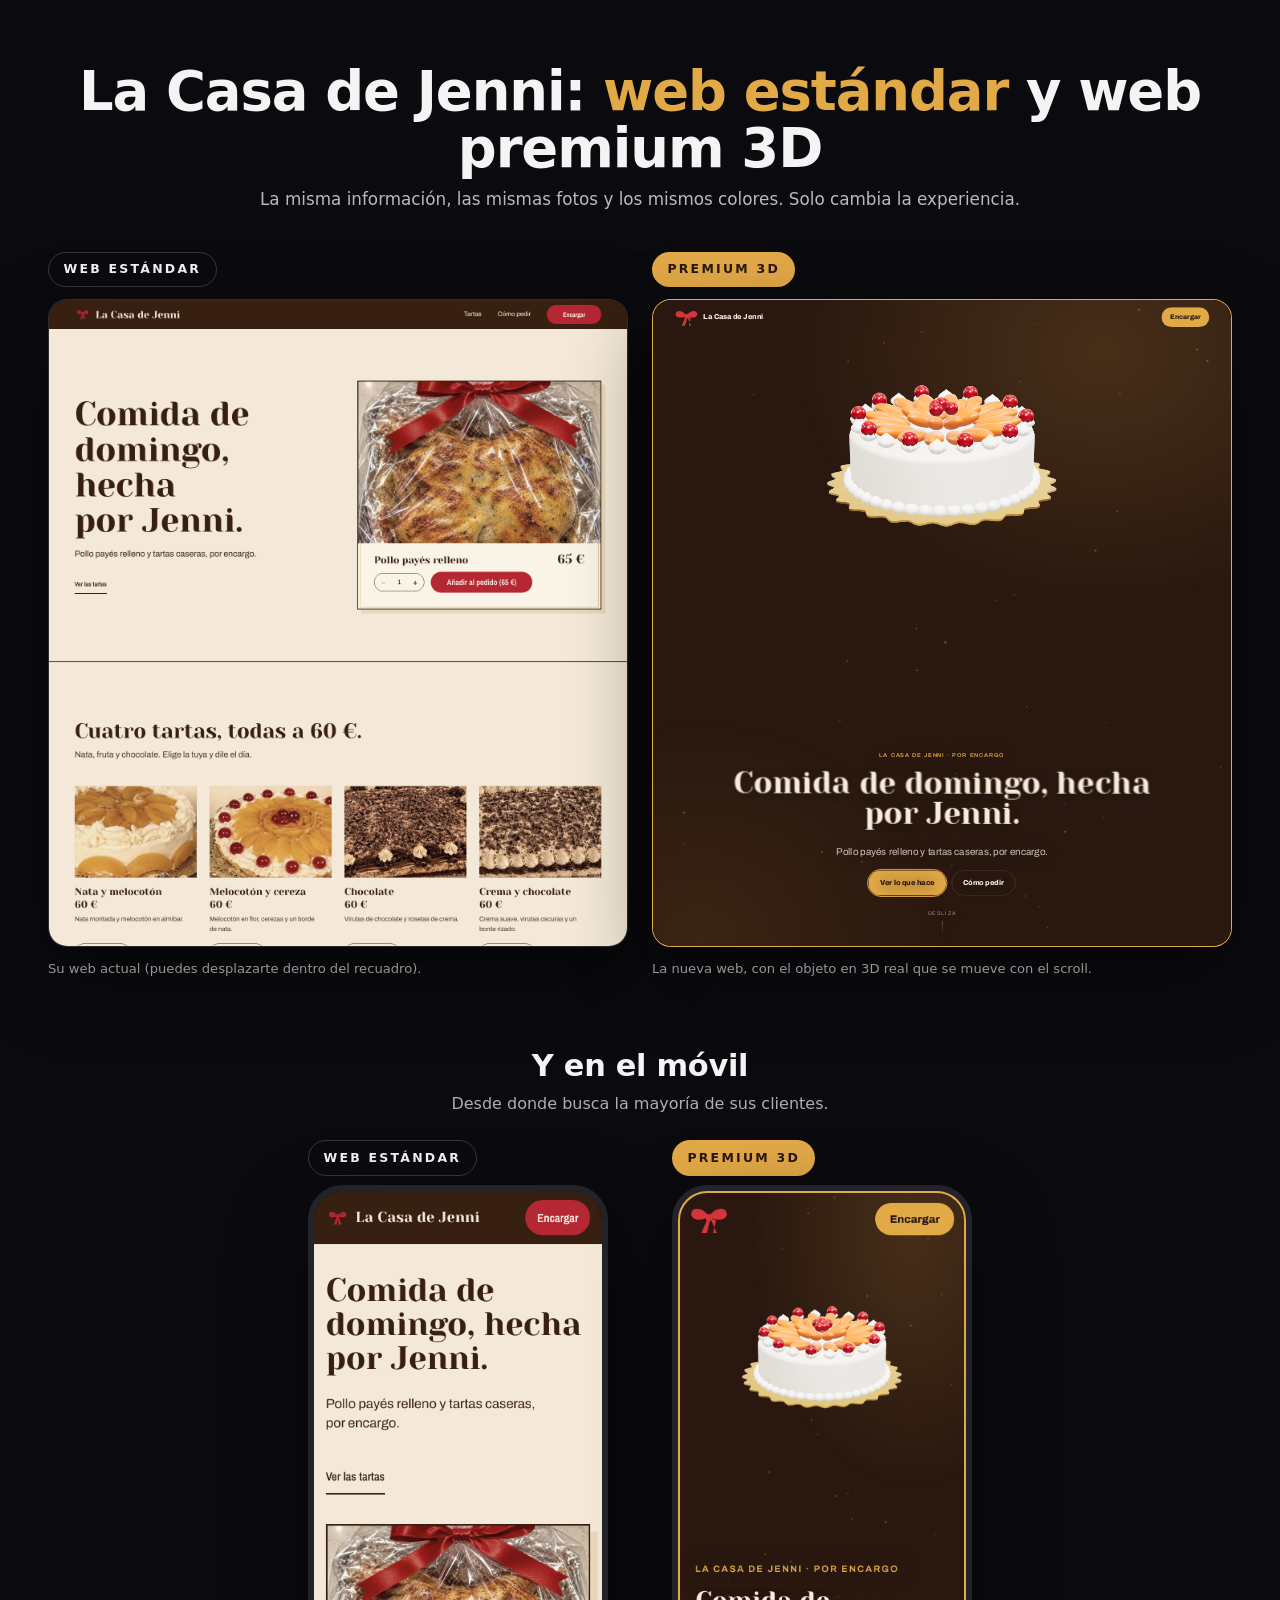
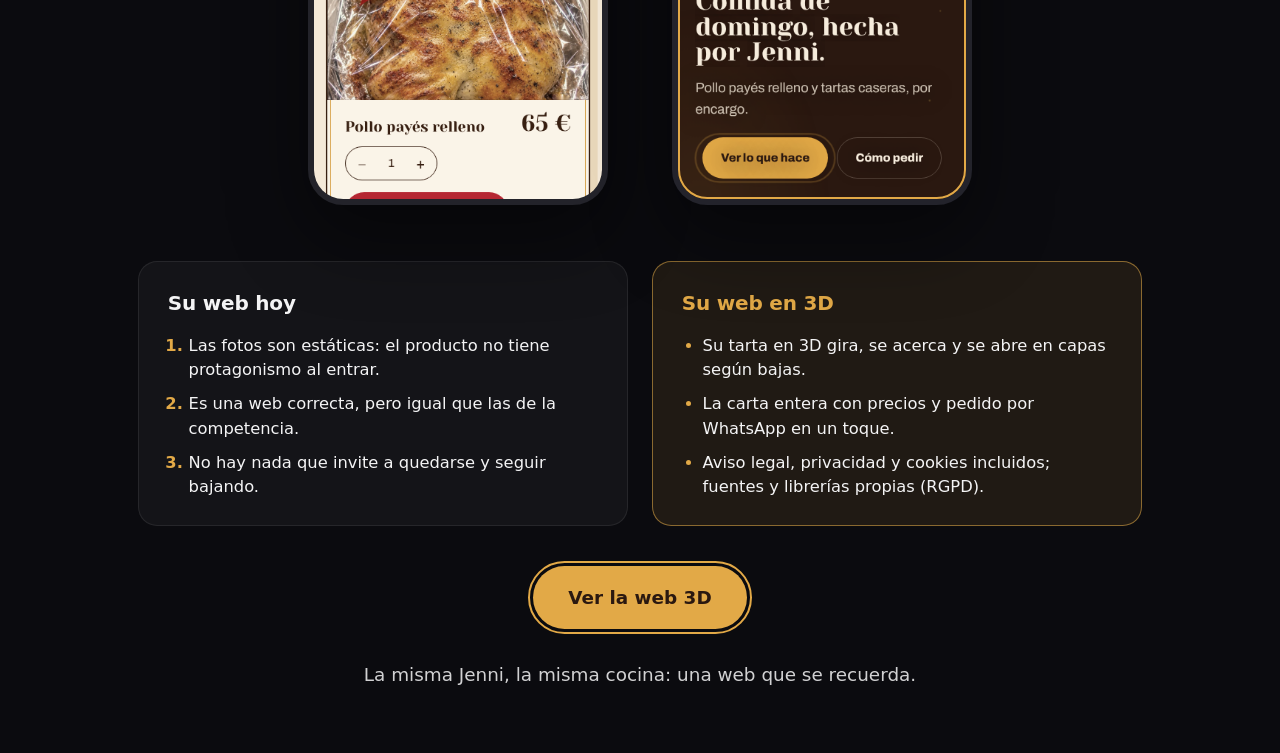
<file: antes-despues.html>
<!doctype html>
<html lang="es">
<head>
  <meta name="robots" content="noindex, nofollow">
  <meta charset="utf-8">
  <meta name="viewport" content="width=device-width, initial-scale=1">
  <title>La Casa de Jenni: web estándar y web premium 3D</title>
  <style>
    /* --sobre-acento: color del texto sobre el acento (si el acento es oscuro, #ffffff) */
    :root { --fondo: #0b0b0f; --texto: #f4f4f5; --acento: #e2a947; --sobre-acento: #2a1810; }
    * { box-sizing: border-box; }
    body {
      margin: 0; background: var(--fondo); color: var(--texto);
      font-family: system-ui, -apple-system, "Segoe UI", Roboto, "Helvetica Neue", Arial, sans-serif;
      line-height: 1.5; -webkit-font-smoothing: antialiased;
    }
    .cabecera { text-align: center; padding: clamp(2.5rem, 7vh, 5rem) 1.25rem 1.5rem; }
    .cabecera h1 { font-size: clamp(1.8rem, 4.5vw, 3.4rem); letter-spacing: -0.02em; line-height: 1.05; margin: 0 0 .6rem; }
    .cabecera h1 span { color: var(--acento); }
    .cabecera p { margin: 0; opacity: .75; font-size: 1.05rem; }

    .comparativa {
      display: grid; grid-template-columns: repeat(2, minmax(0, 1fr)); gap: 1.5rem;
      max-width: 1400px; margin: 0 auto; padding: 1rem clamp(1rem, 4vw, 3rem);
    }
    .lado { display: grid; grid-template-rows: auto 1fr auto; gap: .75rem; }
    .etiqueta {
      display: inline-flex; align-items: center; gap: .5rem; justify-self: start;
      font-size: .78rem; font-weight: 700; letter-spacing: .18em; text-transform: uppercase;
      padding: .45rem .9rem; border-radius: 999px; border: 1px solid rgba(255,255,255,.18);
    }
    .etiqueta--despues { background: var(--acento); color: var(--sobre-acento); border-color: transparent; }
    .marco {
      position: relative; border-radius: 1.2rem; overflow: hidden;
      border: 1px solid rgba(255,255,255,.1); background: #16161c;
      box-shadow: 0 30px 80px rgba(0,0,0,.45);
      height: min(72vh, 820px);
    }
    .marco--antes { overflow: auto; filter: saturate(.85); }
    .marco--antes img { display: block; width: 100%; height: auto; }
    .marco--despues { outline: 2px solid var(--acento); outline-offset: -2px; }
    .marco--despues img { display: block; width: 100%; height: 100%; object-fit: cover; object-position: top; }
    /* La web viva se renderiza a 1280 px de ancho (versión de escritorio) y se escala al marco: si el iframe midiera
       el ancho de la columna (~640 px), el motor la mostraría en su layout de móvil justo en la página del "wow" */
    .marco--despues iframe { display: block; width: 1280px; border: 0; background: var(--fondo); transform-origin: 0 0; }
    .marco--despues [hidden] { display: none; }
    .pie-marco { font-size: .82rem; opacity: .6; margin: 0; }

    /* Comparativa en el móvil: dos "teléfonos" con la captura completa desplazable dentro */
    .subtitulo { text-align: center; font-size: clamp(1.3rem, 2.6vw, 1.9rem); letter-spacing: -0.01em; margin: 3rem 0 .25rem; }
    .subtitulo + p { text-align: center; margin: 0 0 1.5rem; opacity: .7; }
    .moviles { display: flex; justify-content: center; gap: clamp(1.5rem, 5vw, 4rem); flex-wrap: wrap; padding: 0 1rem; }
    .telefono { display: grid; gap: .6rem; justify-items: center; }
    .telefono .marco { width: 300px; height: 620px; border-radius: 2.2rem; border: 6px solid #23232b; overflow: auto; }
    .telefono .marco img { display: block; width: 100%; height: auto; }
    .telefono .marco--despues { outline-offset: -8px; }

    /* Las dos columnas: lo que falla hoy y lo que ya hace la nueva */
    .columnas {
      display: grid; grid-template-columns: repeat(2, minmax(0, 1fr)); gap: 1.5rem;
      max-width: 1100px; margin: 3.5rem auto 0; padding: 0 clamp(1rem, 4vw, 3rem);
    }
    .columna { padding: 1.6rem 1.8rem; border-radius: 1.2rem; background: rgba(255,255,255,.04); border: 1px solid rgba(255,255,255,.08); }
    .columna--despues { border-color: color-mix(in srgb, var(--acento) 55%, transparent); background: color-mix(in srgb, var(--acento) 10%, transparent); }
    .columna h2 { margin: 0 0 1rem; font-size: 1.25rem; letter-spacing: -0.01em; }
    .columna--despues h2 { color: var(--acento); }
    .columna ol, .columna ul { margin: 0; padding-left: 1.3rem; display: grid; gap: .6rem; font-size: 1.02rem; }
    .columna li::marker { color: var(--acento); font-weight: 700; }

    .accion { text-align: center; padding: 2.5rem 1.25rem 1rem; }
    .boton {
      display: inline-flex; align-items: center; gap: .6rem;
      padding: 1.1rem 2.2rem; border-radius: 999px; background: var(--acento); color: var(--sobre-acento);
      font-size: 1.15rem; font-weight: 800; text-decoration: none; position: relative;
      transition: transform .3s cubic-bezier(.22,1,.36,1), box-shadow .3s;
    }
    .boton:hover { transform: translateY(-3px); box-shadow: 0 18px 50px color-mix(in srgb, var(--acento) 40%, transparent); }
    .boton::after { content: ""; position: absolute; inset: -5px; border-radius: inherit; border: 2px solid var(--acento); animation: pulso 2.2s ease-out infinite; pointer-events: none; }
    @keyframes pulso { 0% { opacity: .9; transform: scale(1); } 100% { opacity: 0; transform: scale(1.12); } }
    .cierre { text-align: center; max-width: 60ch; margin: 0 auto; padding: 1rem 1.25rem 4rem; font-size: 1.15rem; opacity: .85; }

    @media (max-width: 860px) {
      .comparativa, .columnas { grid-template-columns: 1fr; }
      .marco { height: min(60vh, 600px); }
      .telefono .marco { width: min(300px, 80vw); height: 560px; }
    }
    @media (prefers-reduced-motion: reduce) { .boton::after { animation: none; } }
  </style>
</head>
<body>

  <header class="cabecera">
    <h1>La Casa de Jenni: <span>web estándar</span> y web premium 3D</h1>
    <p>La misma información, las mismas fotos y los mismos colores. Solo cambia la experiencia.</p>
  </header>

  <section class="comparativa">
    <div class="lado">
      <span class="etiqueta">Web estándar</span>
      <div class="marco marco--antes">
        <img src="original/captura-escritorio.png" alt="Captura de la web actual de La Casa de Jenni">
      </div>
      <p class="pie-marco">Su web actual (puedes desplazarte dentro del recuadro).</p>
    </div>
    <div class="lado">
      <span class="etiqueta etiqueta--despues">Premium 3D</span>
      <div class="marco marco--despues" id="despues">
        <img id="captura-nueva" src="capturas/nueva-escritorio.png" alt="La nueva web 3D de La Casa de Jenni">
      </div>
      <p class="pie-marco">La nueva web, con el objeto en 3D real que se mueve con el scroll.</p>
    </div>
  </section>

  <!-- Comparativa en el móvil. Si no hay capturas de móvil, quita este bloque entero. -->
  <h2 class="subtitulo">Y en el móvil</h2>
  <p>Desde donde busca la mayoría de sus clientes.</p>
  <section class="moviles">
    <div class="telefono">
      <span class="etiqueta">Web estándar</span>
      <div class="marco marco--antes"><img src="original/captura-movil.png" alt="La web actual en un móvil"></div>
    </div>
    <div class="telefono">
      <span class="etiqueta etiqueta--despues">Premium 3D</span>
      <div class="marco marco--despues"><img src="capturas/nueva-movil.png" alt="La nueva web 3D en un móvil"></div>
    </div>
  </section>

  <!-- Defectos concretos y observables (3-5) y mejoras que el dueño entiende sin explicación (3). Añade <li> si hace falta. -->
  <section class="columnas">
    <div class="columna">
      <h2>Su web hoy</h2>
      <ol>
        <li>Las fotos son estáticas: el producto no tiene protagonismo al entrar.</li>
        <li>Es una web correcta, pero igual que las de la competencia.</li>
        <li>No hay nada que invite a quedarse y seguir bajando.</li>
      </ol>
    </div>
    <div class="columna columna--despues">
      <h2>Su web en 3D</h2>
      <ul>
        <li>Su tarta en 3D gira, se acerca y se abre en capas según bajas.</li>
        <li>La carta entera con precios y pedido por WhatsApp en un toque.</li>
        <li>Aviso legal, privacidad y cookies incluidos; fuentes y librerías propias (RGPD).</li>
      </ul>
    </div>
  </section>

  <div class="accion">
    <a class="boton" href="index.html" target="_blank" rel="noopener">Ver la web 3D</a>
  </div>

  <p class="cierre">La misma Jenni, la misma cocina: una web que se recuerda.</p>

  <script>
    // Si index.html está al lado (publicado en un servidor), se muestra la web viva en lugar de la captura.
    (function () {
      if (location.protocol === 'file:') return;
      fetch('index.html', { method: 'HEAD' }).then(function (r) {
        if (!r.ok) return;
        var marco = document.getElementById('despues');
        var ANCHO = 1280; // ancho de escritorio con el que se renderiza la web viva
        var iframe = document.createElement('iframe');
        iframe.src = 'index.html';
        iframe.title = 'La nueva web 3D';
        iframe.loading = 'lazy';
        var captura = document.getElementById('captura-nueva');
        if (captura) captura.hidden = true;
        marco.appendChild(iframe);
        // Se escala el iframe al ancho del marco manteniendo sus 1280 px internos (layout de escritorio)
        function ajustar() {
          var escala = marco.clientWidth / ANCHO;
          iframe.style.height = Math.round(marco.clientHeight / escala) + 'px';
          iframe.style.transform = 'scale(' + escala + ')';
        }
        ajustar();
        addEventListener('resize', ajustar);
      }).catch(function () {});
    })();
  </script>
</body>
</html>
</file>
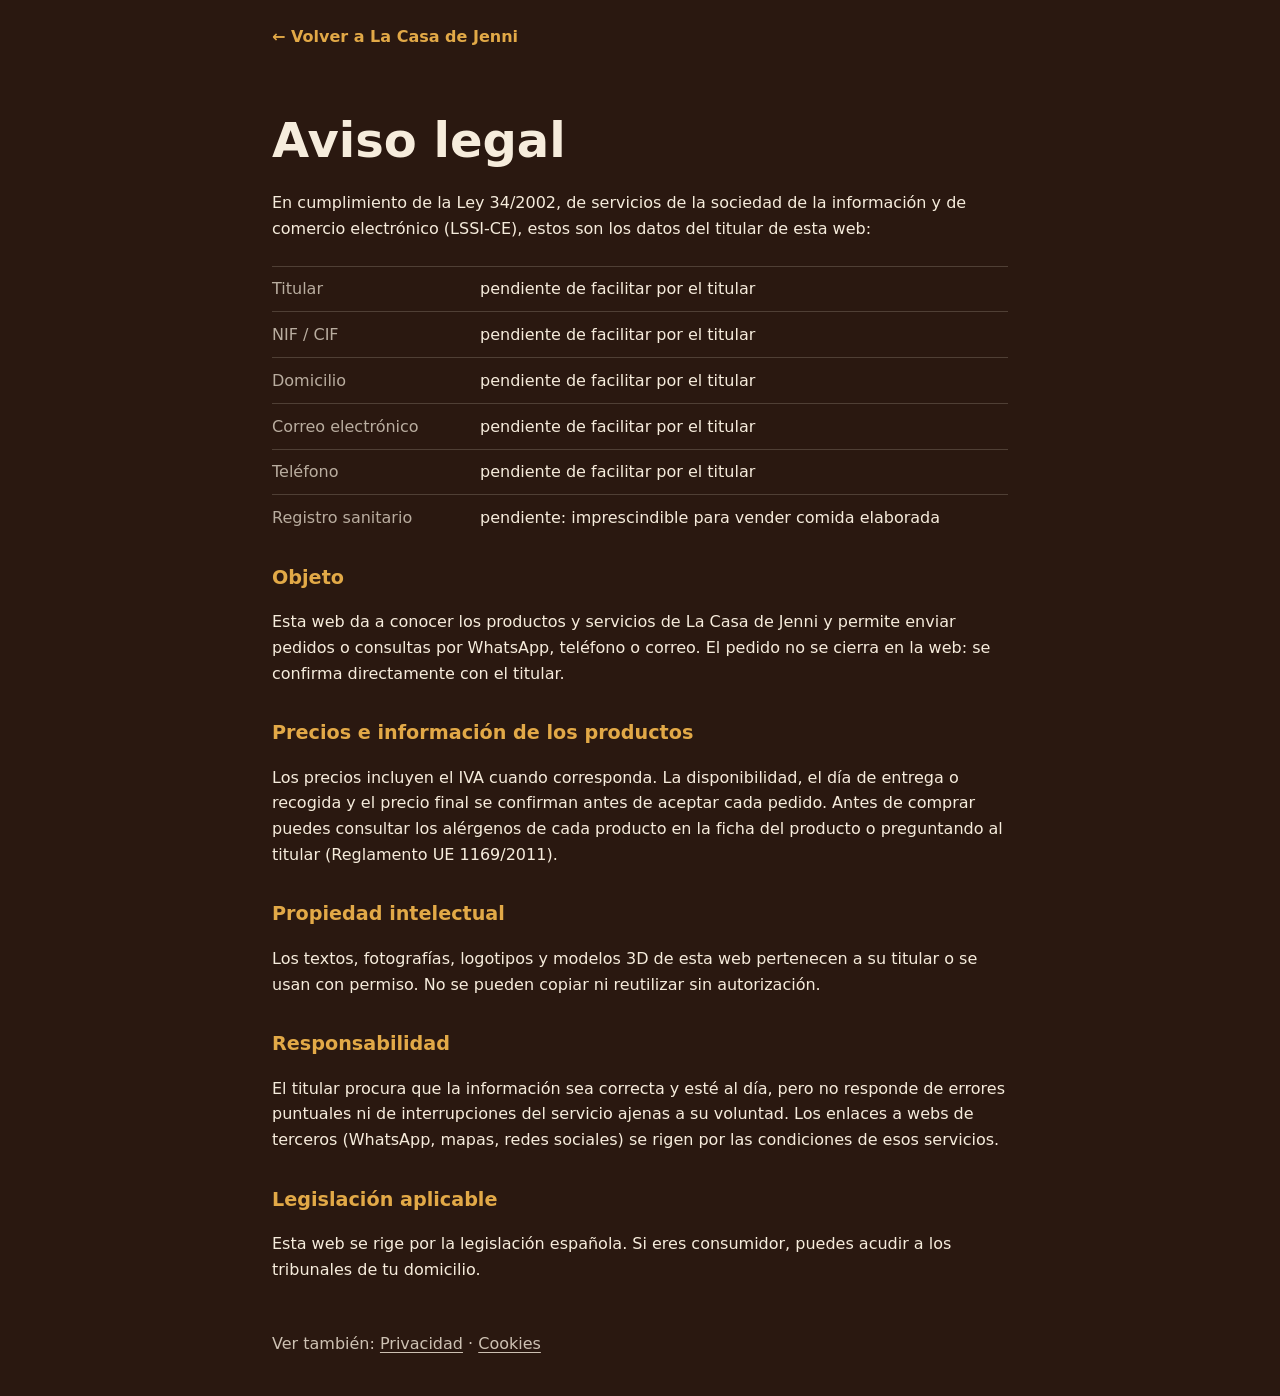
<file: aviso-legal.html>
<!doctype html>
<html lang="es">
<head>
  <meta name="robots" content="noindex, nofollow">
  <meta charset="utf-8">
  <meta name="viewport" content="width=device-width, initial-scale=1">
  <title>Aviso legal — La Casa de Jenni</title>
  <link rel="icon" href="assets/favicon.svg" type="image/svg+xml">
  <link rel="stylesheet" href="motor-3d/legal.css">
  <style>:root{--m3d-fondo:#2a1810;--m3d-texto:#f6ecdc;--m3d-acento:#e2a947;}</style>
</head>
<body class="m3d-legal">
  <!-- Plantilla orientativa (LSSI-CE art. 10). La revisa el dueño o su gestor antes de publicar en su dominio.
       Datos que no tenga (registro mercantil, registro sanitario): se quita la fila entera, nunca se inventan. -->
  <header><a href="index.html">← Volver a La Casa de Jenni</a></header>
  <main>
    <h1>Aviso legal</h1>
    <p>En cumplimiento de la Ley 34/2002, de servicios de la sociedad de la información y de comercio electrónico (LSSI-CE), estos son los datos del titular de esta web:</p>
    <dl>
      <div><dt>Titular</dt><dd>pendiente de facilitar por el titular</dd></div>
      <div><dt>NIF / CIF</dt><dd>pendiente de facilitar por el titular</dd></div>
      <div><dt>Domicilio</dt><dd>pendiente de facilitar por el titular</dd></div>
      <div><dt>Correo electrónico</dt><dd>pendiente de facilitar por el titular</dd></div>
      <div><dt>Teléfono</dt><dd>pendiente de facilitar por el titular</dd></div>
      <div><dt>Registro sanitario</dt><dd>pendiente: imprescindible para vender comida elaborada</dd></div>
    </dl>

    <h2>Objeto</h2>
    <p>Esta web da a conocer los productos y servicios de La Casa de Jenni y permite enviar pedidos o consultas por WhatsApp, teléfono o correo. El pedido no se cierra en la web: se confirma directamente con el titular.</p>

    <h2>Precios e información de los productos</h2>
    <p>Los precios incluyen el IVA cuando corresponda. La disponibilidad, el día de entrega o recogida y el precio final se confirman antes de aceptar cada pedido. Antes de comprar puedes consultar los alérgenos de cada producto en la ficha del producto o preguntando al titular (Reglamento UE 1169/2011).</p>

    <h2>Propiedad intelectual</h2>
    <p>Los textos, fotografías, logotipos y modelos 3D de esta web pertenecen a su titular o se usan con permiso. No se pueden copiar ni reutilizar sin autorización.</p>

    <h2>Responsabilidad</h2>
    <p>El titular procura que la información sea correcta y esté al día, pero no responde de errores puntuales ni de interrupciones del servicio ajenas a su voluntad. Los enlaces a webs de terceros (WhatsApp, mapas, redes sociales) se rigen por las condiciones de esos servicios.</p>

    <h2>Legislación aplicable</h2>
    <p>Esta web se rige por la legislación española. Si eres consumidor, puedes acudir a los tribunales de tu domicilio.</p>

    <p class="m3d-legal__pie">Ver también: <a href="privacidad.html">Privacidad</a> · <a href="cookies.html">Cookies</a></p>
  </main>
</body>
</html>
</file>
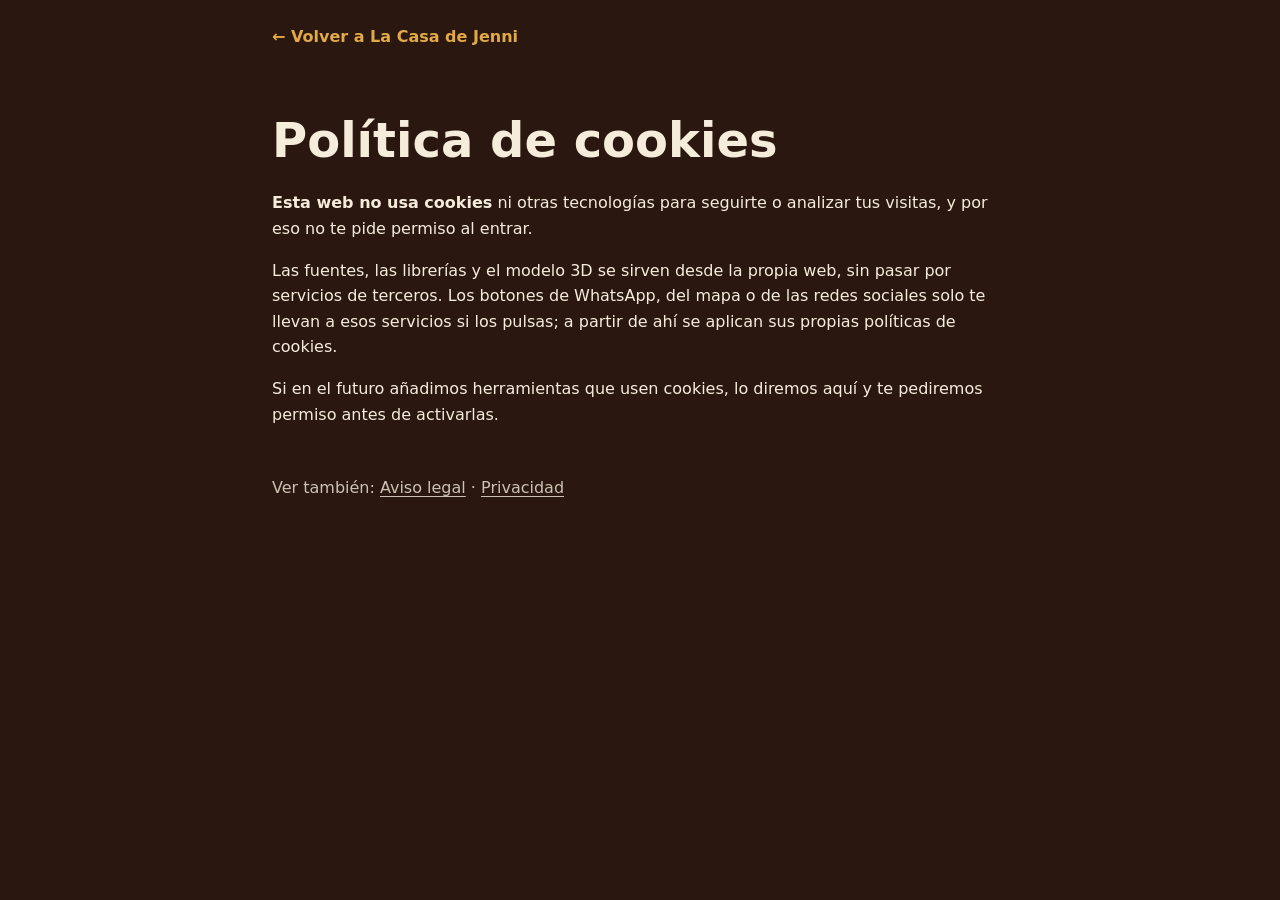
<file: cookies.html>
<!doctype html>
<html lang="es">
<head>
  <meta name="robots" content="noindex, nofollow">
  <meta charset="utf-8">
  <meta name="viewport" content="width=device-width, initial-scale=1">
  <title>Cookies — La Casa de Jenni</title>
  <link rel="icon" href="assets/favicon.svg" type="image/svg+xml">
  <link rel="stylesheet" href="motor-3d/legal.css">
  <style>:root{--m3d-fondo:#2a1810;--m3d-texto:#f6ecdc;--m3d-acento:#e2a947;}</style>
</head>
<body class="m3d-legal">
  <!-- Válida mientras la web NO lleve analítica (Google Analytics, Meta Pixel...), vídeos incrustados de YouTube,
       mapas de Google incrustados ni fuentes de Google (localizar.mjs las deja en local). Si se añade algo de eso,
       hace falta un banner de consentimiento y ampliar esta página (art. 22.2 LSSI-CE). -->
  <header><a href="index.html">← Volver a La Casa de Jenni</a></header>
  <main>
    <h1>Política de cookies</h1>
    <p><strong>Esta web no usa cookies</strong> ni otras tecnologías para seguirte o analizar tus visitas, y por eso no te pide permiso al entrar.</p>
    <p>Las fuentes, las librerías y el modelo 3D se sirven desde la propia web, sin pasar por servicios de terceros. Los botones de WhatsApp, del mapa o de las redes sociales solo te llevan a esos servicios si los pulsas; a partir de ahí se aplican sus propias políticas de cookies.</p>
    <p>Si en el futuro añadimos herramientas que usen cookies, lo diremos aquí y te pediremos permiso antes de activarlas.</p>
    <p class="m3d-legal__pie">Ver también: <a href="aviso-legal.html">Aviso legal</a> · <a href="privacidad.html">Privacidad</a></p>
  </main>
</body>
</html>
</file>
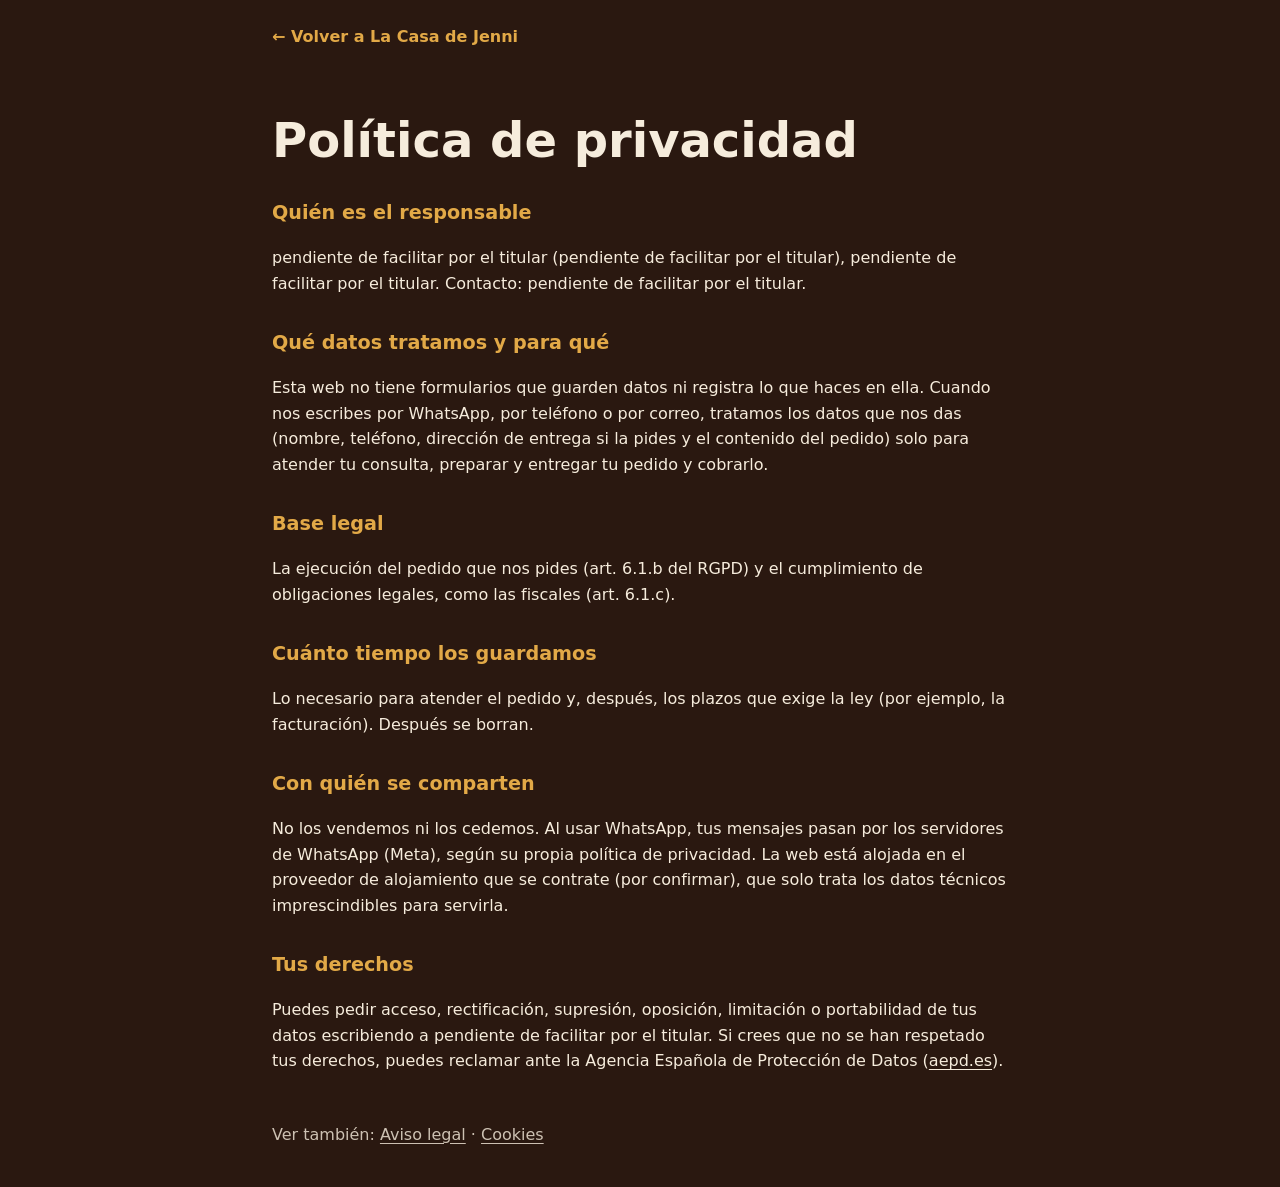
<file: privacidad.html>
<!doctype html>
<html lang="es">
<head>
  <meta name="robots" content="noindex, nofollow">
  <meta charset="utf-8">
  <meta name="viewport" content="width=device-width, initial-scale=1">
  <title>Privacidad — La Casa de Jenni</title>
  <link rel="icon" href="assets/favicon.svg" type="image/svg+xml">
  <link rel="stylesheet" href="motor-3d/legal.css">
  <style>:root{--m3d-fondo:#2a1810;--m3d-texto:#f6ecdc;--m3d-acento:#e2a947;}</style>
</head>
<body class="m3d-legal">
  <!-- Plantilla orientativa (RGPD art. 13 y LOPDGDD). Válida para una web sin formularios propios, sin analítica y
       con pedidos por WhatsApp. Si se añade un formulario, newsletter o analítica, hay que ampliarla. -->
  <header><a href="index.html">← Volver a La Casa de Jenni</a></header>
  <main>
    <h1>Política de privacidad</h1>

    <h2>Quién es el responsable</h2>
    <p>pendiente de facilitar por el titular (pendiente de facilitar por el titular), pendiente de facilitar por el titular. Contacto: pendiente de facilitar por el titular.</p>

    <h2>Qué datos tratamos y para qué</h2>
    <p>Esta web no tiene formularios que guarden datos ni registra lo que haces en ella. Cuando nos escribes por WhatsApp, por teléfono o por correo, tratamos los datos que nos das (nombre, teléfono, dirección de entrega si la pides y el contenido del pedido) solo para atender tu consulta, preparar y entregar tu pedido y cobrarlo.</p>

    <h2>Base legal</h2>
    <p>La ejecución del pedido que nos pides (art. 6.1.b del RGPD) y el cumplimiento de obligaciones legales, como las fiscales (art. 6.1.c).</p>

    <h2>Cuánto tiempo los guardamos</h2>
    <p>Lo necesario para atender el pedido y, después, los plazos que exige la ley (por ejemplo, la facturación). Después se borran.</p>

    <h2>Con quién se comparten</h2>
    <p>No los vendemos ni los cedemos. Al usar WhatsApp, tus mensajes pasan por los servidores de WhatsApp (Meta), según su propia política de privacidad. La web está alojada en el proveedor de alojamiento que se contrate (por confirmar), que solo trata los datos técnicos imprescindibles para servirla.</p>

    <h2>Tus derechos</h2>
    <p>Puedes pedir acceso, rectificación, supresión, oposición, limitación o portabilidad de tus datos escribiendo a pendiente de facilitar por el titular. Si crees que no se han respetado tus derechos, puedes reclamar ante la Agencia Española de Protección de Datos (<a href="https://www.aepd.es" rel="noopener">aepd.es</a>).</p>

    <p class="m3d-legal__pie">Ver también: <a href="aviso-legal.html">Aviso legal</a> · <a href="cookies.html">Cookies</a></p>
  </main>
</body>
</html>
</file>
<file: libs/fuentes/fuentes.css>
/* Fuentes servidas desde la propia web (herramientas/localizar.mjs). Origen: @fontsource (npm), licencias OFL/Apache. */
@font-face{font-family:"Yeseva One";font-style:normal;font-weight:400;font-display:swap;src:url("yeseva-one-latin-ext-400-normal.woff2") format("woff2");}
@font-face{font-family:"Yeseva One";font-style:normal;font-weight:400;font-display:swap;src:url("yeseva-one-latin-400-normal.woff2") format("woff2");}
@font-face{font-family:"Archivo";font-style:normal;font-weight:400;font-display:swap;src:url("archivo-latin-ext-400-normal.woff2") format("woff2");}
@font-face{font-family:"Archivo";font-style:normal;font-weight:400;font-display:swap;src:url("archivo-latin-400-normal.woff2") format("woff2");}
@font-face{font-family:"Archivo";font-style:normal;font-weight:600;font-display:swap;src:url("archivo-latin-ext-600-normal.woff2") format("woff2");}
@font-face{font-family:"Archivo";font-style:normal;font-weight:600;font-display:swap;src:url("archivo-latin-600-normal.woff2") format("woff2");}
@font-face{font-family:"Archivo";font-style:normal;font-weight:800;font-display:swap;src:url("archivo-latin-ext-800-normal.woff2") format("woff2");}
@font-face{font-family:"Archivo";font-style:normal;font-weight:800;font-display:swap;src:url("archivo-latin-800-normal.woff2") format("woff2");}
</file>
<file: motor-3d/motor3d.css>
/* motor3d.css — Kit Webs 3D
   Layout y componentes de la web 3D. Colores del negocio como variables:
   :root { --m3d-fondo:#0b0b0f; --m3d-texto:#f4f4f5; --m3d-acento:#fac51c; --m3d-fuente: system-ui; }
   Todas las clases llevan el prefijo m3d-. */

:root {
  --m3d-fondo: #0b0b0f;
  --m3d-texto: #f4f4f5;
  --m3d-acento: #fac51c;
  --m3d-sobre-acento: var(--m3d-fondo); /* color del texto sobre el acento: si el acento es oscuro, #ffffff */
  --m3d-fuente: system-ui, -apple-system, "Segoe UI", Roboto, "Helvetica Neue", Arial, sans-serif;
  --m3d-fuente-titulos: var(--m3d-fuente);
  --m3d-suave: cubic-bezier(.22, 1, .36, 1);
  --m3d-split-base: 2.1s;
  --m3d-ancho: 1240px;
}

/* --- Reglas de Lenis (copiadas de lenis.css para no depender de una hoja externa) --- */
html.lenis, html.lenis body { height: auto; }
.lenis:not(.lenis-autoToggle).lenis-stopped { overflow: clip; }
.lenis.lenis-smooth [data-lenis-prevent] { overscroll-behavior: contain; }
.lenis.lenis-smooth iframe { pointer-events: none; }
.lenis.lenis-autoToggle { transition-property: overflow; transition-duration: 1ms; transition-behavior: allow-discrete; }

/* --- Base --- */
*, *::before, *::after { box-sizing: border-box; }
html { scroll-behavior: auto; -webkit-text-size-adjust: 100%; }
body {
  margin: 0;
  background: var(--m3d-fondo);
  color: var(--m3d-texto);
  font-family: var(--m3d-fuente);
  line-height: 1.55;
  -webkit-font-smoothing: antialiased;
  overflow-x: hidden;
}
img, svg, video { max-width: 100%; display: block; }
a { color: inherit; }
h1, h2, h3, h4 { font-family: var(--m3d-fuente-titulos); line-height: 1.05; letter-spacing: -0.02em; margin: 0 0 .5em; font-weight: 700; }
p { margin: 0 0 1em; }

/* --- Canvas fijo detrás de todo --- */
#escena3d {
  position: fixed; inset: 0; z-index: 0;
  width: 100vw; height: 100vh;
  display: block; pointer-events: none;
  background: transparent;
}
[data-motor3d] { position: relative; z-index: 1; }

/* Luz ambiente de fondo con el color de acento (no tapa el canvas: va detrás) */
body::before {
  content: ""; position: fixed; inset: -20%; z-index: -1; pointer-events: none;
  background:
    radial-gradient(ellipse 55% 40% at 70% 20%, color-mix(in srgb, var(--m3d-acento) 16%, transparent), transparent 70%),
    radial-gradient(ellipse 45% 35% at 20% 85%, color-mix(in srgb, var(--m3d-acento) 9%, transparent), transparent 70%);
  animation: m3dAmbiente 14s ease-in-out infinite alternate;
}
@keyframes m3dAmbiente { from { transform: translate(-2%, -1%) scale(1); } to { transform: translate(2%, 1%) scale(1.06); } }

/* --- Secciones: cada una ocupa la pantalla y deja sitio al objeto --- */
.m3d-seccion {
  position: relative; z-index: 1;
  min-height: 100vh;
  display: grid;
  grid-template-columns: repeat(2, minmax(0, 1fr));
  column-gap: clamp(1.5rem, 5vw, 5rem);
  align-content: center;
  padding: clamp(5rem, 10vh, 8rem) clamp(1.25rem, 6vw, 6rem);
  max-width: var(--m3d-ancho); margin: 0 auto;
}
.m3d-seccion--izq > * { grid-column: 1; max-width: 46ch; }
.m3d-seccion--der > * { grid-column: 2; max-width: 46ch; }
.m3d-seccion--centro > * { grid-column: 1 / -1; justify-self: center; text-align: center; max-width: 60ch; }
.m3d-seccion--centro .m3d-rejilla, .m3d-seccion--ancha > * { max-width: none; width: 100%; }
.m3d-seccion--centro > .m3d-hero-entra { max-width: 58rem; }   /* el titular del hero cabe en dos líneas */
.m3d-hero-entra > p { max-width: 60ch; margin-left: auto; margin-right: auto; }
.m3d-seccion--centro .m3d-botones { justify-content: center; }
/* Hero: el objeto va detrás del titular, así que el texto se empuja abajo */
.m3d-seccion--hero, .m3d-seccion--abajo { align-content: end; padding-bottom: clamp(5rem, 10vh, 7rem); }
.m3d-seccion--hero .m3d-titulo--xl, .m3d-seccion--abajo .m3d-titulo--xl { font-size: clamp(2.2rem, 5.4vw, 4.8rem); }
.m3d-seccion--hero > * { text-shadow: 0 2px 30px color-mix(in srgb, var(--m3d-fondo) 80%, transparent); }

/* --- Tipografía --- */
.m3d-etiqueta {
  display: inline-block; font-size: .78rem; font-weight: 600; letter-spacing: .16em; text-transform: uppercase;
  color: var(--m3d-acento); margin-bottom: 1rem;
}
.m3d-titulo { font-size: clamp(2.2rem, 6.4vw, 5.2rem); }
.m3d-titulo--xl { font-size: clamp(2.6rem, 8vw, 6.8rem); line-height: .98; }
.m3d-subtitulo { font-size: clamp(1.6rem, 3.4vw, 2.6rem); }
.m3d-texto { font-size: clamp(1.02rem, 1.3vw, 1.2rem); color: color-mix(in srgb, var(--m3d-texto) 80%, transparent); }
.m3d-texto--grande { font-size: clamp(1.15rem, 1.7vw, 1.45rem); }
.m3d-acento { color: var(--m3d-acento); }

/* --- Botones --- */
.m3d-boton {
  display: inline-flex; align-items: center; gap: .55rem;
  padding: .9rem 1.5rem; border-radius: 999px; border: 1px solid transparent;
  background: var(--m3d-acento); color: var(--m3d-sobre-acento);
  font: inherit; font-weight: 700; text-decoration: none; cursor: pointer;
  transition: transform .35s var(--m3d-suave), box-shadow .35s;
}
.m3d-boton:hover { transform: translateY(-2px); box-shadow: 0 14px 40px color-mix(in srgb, var(--m3d-acento) 35%, transparent); }
.m3d-boton--fantasma { background: transparent; color: var(--m3d-texto); border-color: color-mix(in srgb, var(--m3d-texto) 25%, transparent); }
.m3d-boton--fantasma:hover { box-shadow: none; border-color: var(--m3d-acento); }
.m3d-botones { display: flex; flex-wrap: wrap; gap: .75rem; margin-top: 1.5rem; }
.m3d-pulso { position: relative; }
.m3d-pulso::after { content: ""; position: absolute; inset: -4px; border-radius: inherit; border: 2px solid var(--m3d-acento); animation: m3dPulso 2.2s ease-out infinite; pointer-events: none; }
@keyframes m3dPulso { 0% { opacity: .9; transform: scale(1); } 100% { opacity: 0; transform: scale(1.12); } }

/* --- Cabecera fija con el logo del negocio --- */
.m3d-cabecera {
  position: fixed; top: 0; left: 0; right: 0; z-index: 60;
  display: flex; align-items: center; justify-content: space-between; gap: 1rem;
  padding: 1rem clamp(1rem, 4vw, 3rem);
  transition: padding .4s var(--m3d-suave), background .4s, box-shadow .4s;
}
.m3d-cabecera--compacta {
  padding-top: .55rem; padding-bottom: .55rem;
  background: color-mix(in srgb, var(--m3d-fondo) 72%, transparent);
  -webkit-backdrop-filter: blur(16px); backdrop-filter: blur(16px);
  box-shadow: 0 1px 0 color-mix(in srgb, var(--m3d-texto) 8%, transparent);
}
.m3d-cabecera__marca { display: flex; align-items: center; gap: .75rem; text-decoration: none; font-weight: 700; letter-spacing: -0.01em; }
.m3d-cabecera__marca img, .m3d-logo { height: 38px; max-height: 44px; width: auto; max-width: 180px; object-fit: contain; }
.m3d-cabecera--compacta .m3d-cabecera__marca img { height: 30px; }
.m3d-cabecera .m3d-boton { padding: .6rem 1.15rem; font-size: .92rem; }

/* --- Fotos del negocio --- */
.m3d-foto {
  position: relative; overflow: hidden; border-radius: 1.4rem;
  aspect-ratio: 4 / 3; width: 100%; margin: 0;
  -webkit-mask-image: radial-gradient(130% 130% at 50% 40%, #000 62%, transparent 100%);
  mask-image: radial-gradient(130% 130% at 50% 40%, #000 62%, transparent 100%);
  box-shadow: 0 30px 80px color-mix(in srgb, var(--m3d-fondo) 70%, transparent);
}
.m3d-foto--alta { aspect-ratio: 3 / 4; }
.m3d-foto--panoramica { aspect-ratio: 16 / 9; }
.m3d-foto img { width: 100%; height: 100%; object-fit: cover; }
.m3d-foto--kenburns img { animation: m3dKen 16s ease-in-out infinite alternate; }
@keyframes m3dKen { from { transform: scale(1); } to { transform: scale(1.1) translate(-1.5%, 1%); } }
.m3d-foto figcaption { position: absolute; left: 1rem; bottom: .9rem; font-size: .8rem; opacity: .8; }

/* --- Tarjetas con efecto cristal --- */
.m3d-tarjeta {
  position: relative; padding: 1.4rem 1.5rem; border-radius: 1.2rem;
  background: color-mix(in srgb, var(--m3d-texto) 6%, transparent);
  border: 1px solid color-mix(in srgb, var(--m3d-texto) 10%, transparent);
  -webkit-backdrop-filter: blur(18px); backdrop-filter: blur(18px);
  box-shadow: inset 0 1px 0 color-mix(in srgb, var(--m3d-texto) 10%, transparent), 0 20px 50px color-mix(in srgb, var(--m3d-fondo) 55%, transparent);
  transition: transform .45s var(--m3d-suave), box-shadow .45s, border-color .45s;
  will-change: transform; transform-style: preserve-3d;
}
.m3d-tarjeta:hover { border-color: color-mix(in srgb, var(--m3d-acento) 45%, transparent); box-shadow: 0 24px 60px color-mix(in srgb, var(--m3d-acento) 18%, rgba(0,0,0,.3)); }
.m3d-tarjeta h3 { font-size: 1.15rem; margin-bottom: .35rem; }
.m3d-tarjeta p { font-size: .95rem; opacity: .8; margin: 0; }
.m3d-tarjeta img { border-radius: .8rem; aspect-ratio: 4 / 3; object-fit: cover; width: 100%; margin-bottom: 1rem; }
.m3d-precio { display: block; margin-top: .9rem; font-weight: 700; font-size: 1.15rem; color: var(--m3d-acento); }

/* --- Rejilla de productos o servicios --- */
.m3d-rejilla {
  display: grid; gap: 1rem;
  grid-template-columns: repeat(auto-fit, minmax(190px, 1fr));
  margin-top: 1.5rem;
}
.m3d-rejilla--3 { grid-template-columns: repeat(3, minmax(0, 1fr)); }

/* --- Puntos de valor (lista con número) --- */
.m3d-puntos { list-style: none; padding: 0; margin: 1.5rem 0 0; display: grid; gap: 1rem; }
.m3d-puntos li { display: grid; grid-template-columns: 2.4rem 1fr; gap: .9rem; align-items: start; }
.m3d-puntos li::before {
  counter-increment: m3d; content: counter(m3d, decimal-leading-zero);
  font-weight: 700; font-size: .85rem; color: var(--m3d-acento);
  border: 1px solid color-mix(in srgb, var(--m3d-acento) 45%, transparent); border-radius: 999px;
  width: 2.4rem; height: 2.4rem; display: grid; place-items: center;
}
.m3d-puntos { counter-reset: m3d; }
.m3d-puntos strong { grid-column: 2; display: block; margin-bottom: .15rem; }
.m3d-puntos span { grid-column: 2; opacity: .75; font-size: .95rem; }

/* --- Cifras y contadores --- */
.m3d-cifras { display: grid; grid-template-columns: repeat(auto-fit, minmax(140px, 1fr)); gap: 1.25rem; margin: 1.5rem 0; }
.m3d-cifra { display: grid; gap: .2rem; }
.m3d-contador { font-size: clamp(2.2rem, 5vw, 3.6rem); font-weight: 800; letter-spacing: -0.03em; line-height: 1; color: var(--m3d-acento); font-variant-numeric: tabular-nums; }
.m3d-cifra small { font-size: .85rem; opacity: .7; text-transform: uppercase; letter-spacing: .08em; }

/* --- Citas de opiniones --- */
.m3d-cita {
  margin: 0; padding: 1.2rem 1.4rem;
  border-left: 3px solid var(--m3d-acento);
  background: color-mix(in srgb, var(--m3d-texto) 4%, transparent);
  border-radius: 0 1rem 1rem 0;
  font-size: 1.05rem; font-style: italic;
}
.m3d-cita p { margin: 0 0 .6rem; }
.m3d-cita cite { display: block; font-style: normal; font-size: .85rem; opacity: .7; }
.m3d-cita cite::before { content: "— "; }
.m3d-citas { display: grid; gap: 1rem; margin-top: 1rem; }

/* --- Ficha de contacto --- */
.m3d-contacto { display: grid; gap: 1rem; margin: 1.5rem 0; }
.m3d-contacto dl { margin: 0; display: grid; grid-template-columns: repeat(auto-fit, minmax(180px, 1fr)); gap: 1rem; }
.m3d-contacto dt { font-size: .75rem; letter-spacing: .14em; text-transform: uppercase; opacity: .6; margin-bottom: .25rem; }
.m3d-contacto dd { margin: 0; font-size: 1.05rem; }
.m3d-contacto dd a { text-decoration: none; border-bottom: 1px solid color-mix(in srgb, var(--m3d-acento) 50%, transparent); }
.m3d-contacto dd a:hover { border-bottom-color: var(--m3d-acento); }

/* --- Pie --- */
.m3d-pie {
  position: relative; z-index: 1;
  padding: 2rem clamp(1.25rem, 6vw, 6rem);
  text-align: center; font-size: .85rem; opacity: .7;
  border-top: 1px solid color-mix(in srgb, var(--m3d-texto) 8%, transparent);
  background: color-mix(in srgb, var(--m3d-fondo) 85%, transparent);
}
.m3d-pie a { text-decoration: none; }
.m3d-pie nav { display: flex; flex-wrap: wrap; justify-content: center; gap: 1.25rem; margin-bottom: .75rem; }

/* --- Cortina de intro con el logo del negocio --- */
/* HTML: <div class="m3d-intro"><img src="assets/logo.svg" alt=""></div> (primer hijo del body) */
.m3d-intro {
  position: fixed; inset: 0; z-index: 9999; display: grid; place-items: center;
  background: var(--m3d-fondo);
  animation: m3dCortina 1s cubic-bezier(.76, 0, .24, 1) 1.6s forwards;
}
.m3d-intro img, .m3d-intro svg { max-width: min(42vw, 260px); max-height: 30vh; opacity: 0; animation: m3dLogoEntra 1.1s var(--m3d-suave) .15s forwards; }
.m3d-intro span { font-size: clamp(1.6rem, 4vw, 3rem); font-weight: 800; letter-spacing: -0.02em; opacity: 0; animation: m3dLogoEntra 1.1s var(--m3d-suave) .15s forwards; }
@keyframes m3dLogoEntra { from { opacity: 0; transform: scale(.86); filter: blur(8px); } to { opacity: 1; transform: scale(1); filter: none; } }
@keyframes m3dCortina { to { transform: translateY(-100%); } }

/* --- Barra de progreso de scroll (la crea motor3d.js) --- */
.m3d-progreso { position: fixed; top: 0; left: 0; height: 3px; width: 100%; z-index: 9998; background: var(--m3d-acento); transform-origin: 0 50%; transform: scaleX(0); pointer-events: none; }

/* --- Titular palabra a palabra (motor3d.js trocea) --- */
.m3d-split .m3d-p { display: inline-block; overflow: hidden; vertical-align: top; padding-bottom: .08em; margin-bottom: -.08em; }
.m3d-split .m3d-p > span { display: inline-block; transform: translateY(110%); animation: m3dPalabra .8s var(--m3d-suave) forwards; animation-delay: calc(var(--m3d-i) * .07s + var(--m3d-split-base)); }
@keyframes m3dPalabra { to { transform: none; } }

/* --- Entrada escalonada del hero (espera a la cortina) --- */
.m3d-hero-entra > * { opacity: 0; animation: m3dSube .9s var(--m3d-suave) forwards; }
.m3d-hero-entra > *:nth-child(1) { animation-delay: calc(var(--m3d-split-base) + 0s); }
.m3d-hero-entra > *:nth-child(2) { animation-delay: calc(var(--m3d-split-base) + .15s); }
.m3d-hero-entra > *:nth-child(3) { animation-delay: calc(var(--m3d-split-base) + .3s); }
.m3d-hero-entra > *:nth-child(4) { animation-delay: calc(var(--m3d-split-base) + .45s); }
@keyframes m3dSube { from { opacity: 0; transform: translateY(28px); } to { opacity: 1; transform: none; } }

/* --- Aparición al entrar en pantalla --- */
.m3d-reveal { opacity: 0; transform: translateY(34px); transition: opacity .8s var(--m3d-suave), transform .8s var(--m3d-suave); }
.m3d-reveal.m3d-visible { opacity: 1; transform: none; }
.m3d-reveal:nth-child(2) { transition-delay: .1s; } .m3d-reveal:nth-child(3) { transition-delay: .2s; } .m3d-reveal:nth-child(4) { transition-delay: .3s; } .m3d-reveal:nth-child(5) { transition-delay: .4s; }

/* --- Pista de scroll en el hero --- */
.m3d-pista { position: absolute; left: 50%; bottom: 1.4rem; transform: translateX(-50%); font-size: .72rem; letter-spacing: .2em; text-transform: uppercase; opacity: .55; display: grid; justify-items: center; gap: .4rem; }
.m3d-pista::after { content: ""; width: 1px; height: 34px; background: linear-gradient(var(--m3d-texto), transparent); animation: m3dPista 1.8s ease-in-out infinite; }
@keyframes m3dPista { 0% { transform: scaleY(0); transform-origin: top; } 50% { transform: scaleY(1); transform-origin: top; } 51% { transform-origin: bottom; } 100% { transform: scaleY(0); transform-origin: bottom; } }

/* --- Móvil: el contenido va abajo y el objeto arriba --- */
@media (max-width: 819px) {
  .m3d-seccion { grid-template-columns: 1fr; align-content: end; padding-top: 50vh; padding-bottom: 3rem; }
  .m3d-seccion--izq > *, .m3d-seccion--der > *, .m3d-seccion--centro > * { grid-column: 1; max-width: none; }
  .m3d-seccion--centro > * { text-align: left; justify-self: start; }
  .m3d-seccion--hero, .m3d-seccion--abajo { padding-top: 46vh; }
  .m3d-rejilla--3 { grid-template-columns: 1fr; }
  .m3d-cabecera__marca span { display: none; }
  .m3d-foto { aspect-ratio: 16 / 10; }
  .m3d-pista { display: none; }
}

/* --- Accesibilidad: sin movimiento --- */
@media (prefers-reduced-motion: reduce) {
  .m3d-intro { display: none; }
  .m3d-split .m3d-p > span, .m3d-reveal, .m3d-hero-entra > *, .m3d-pulso::after, .m3d-foto--kenburns img, .m3d-pista::after, body::before {
    animation: none !important; transition: none !important; opacity: 1 !important; transform: none !important;
  }
  .m3d-tarjeta { transition: none; }
}

/* ---------- Pedido por WhatsApp (motor-3d/pedido.js) ---------- */
.m3d-anadir { margin-top: 1rem; width: 100%; justify-content: center; padding: .6rem .9rem; font-size: .88rem; white-space: nowrap; }
.m3d-tarjeta--en-pedido { border-color: var(--m3d-acento); }
.m3d-alergenos { display: block; margin-top: .5rem; font-size: .8rem; opacity: .7; }
.m3d-pedido {
  position: fixed; left: 50%; bottom: max(1rem, env(safe-area-inset-bottom)); transform: translateX(-50%);
  z-index: 70; display: flex; align-items: center; gap: .9rem;
  width: min(36rem, calc(100% - 2rem)); padding: .7rem .7rem .7rem 1.2rem; border-radius: 999px;
  background: color-mix(in srgb, var(--m3d-fondo) 88%, var(--m3d-texto));
  border: 1px solid color-mix(in srgb, var(--m3d-acento) 45%, transparent);
  box-shadow: 0 18px 50px rgba(0, 0, 0, .35); color: var(--m3d-texto);
  backdrop-filter: blur(10px);
}
.m3d-pedido[hidden] { display: none; }
.m3d-pedido__info { display: grid; line-height: 1.2; margin-right: auto; }
.m3d-pedido__total { font-size: 1.1rem; }
.m3d-pedido__lineas { font-size: .82rem; opacity: .75; }
.m3d-pedido__vaciar { background: none; border: 0; color: inherit; opacity: .65; font: inherit; font-size: .85rem; cursor: pointer; text-decoration: underline; text-underline-offset: 3px; }
.m3d-pedido__enviar { white-space: nowrap; padding: .75rem 1.2rem; }
.m3d-con-pedido .m3d-pie { padding-bottom: 6rem; }
@media (max-width: 480px) { .m3d-pedido__vaciar { display: none; } .m3d-pedido { gap: .5rem; } }

/* ---------- Enlaces legales del pie ---------- */
.m3d-pie__legal { display: flex; flex-wrap: wrap; justify-content: center; gap: 1rem; margin-top: .75rem; font-size: .82rem; opacity: .7; }
</file>
<file: public/libs/fuentes/fuentes.css>
/* Fuentes servidas desde la propia web (herramientas/localizar.mjs). Origen: @fontsource (npm), licencias OFL/Apache. */
@font-face{font-family:"Yeseva One";font-style:normal;font-weight:400;font-display:swap;src:url("yeseva-one-latin-ext-400-normal.woff2") format("woff2");}
@font-face{font-family:"Yeseva One";font-style:normal;font-weight:400;font-display:swap;src:url("yeseva-one-latin-400-normal.woff2") format("woff2");}
@font-face{font-family:"Archivo";font-style:normal;font-weight:400;font-display:swap;src:url("archivo-latin-ext-400-normal.woff2") format("woff2");}
@font-face{font-family:"Archivo";font-style:normal;font-weight:400;font-display:swap;src:url("archivo-latin-400-normal.woff2") format("woff2");}
@font-face{font-family:"Archivo";font-style:normal;font-weight:600;font-display:swap;src:url("archivo-latin-ext-600-normal.woff2") format("woff2");}
@font-face{font-family:"Archivo";font-style:normal;font-weight:600;font-display:swap;src:url("archivo-latin-600-normal.woff2") format("woff2");}
@font-face{font-family:"Archivo";font-style:normal;font-weight:800;font-display:swap;src:url("archivo-latin-ext-800-normal.woff2") format("woff2");}
@font-face{font-family:"Archivo";font-style:normal;font-weight:800;font-display:swap;src:url("archivo-latin-800-normal.woff2") format("woff2");}
</file>
<file: public/motor-3d/motor3d.css>
/* motor3d.css — Kit Webs 3D
   Layout y componentes de la web 3D. Colores del negocio como variables:
   :root { --m3d-fondo:#0b0b0f; --m3d-texto:#f4f4f5; --m3d-acento:#fac51c; --m3d-fuente: system-ui; }
   Todas las clases llevan el prefijo m3d-. */

:root {
  --m3d-fondo: #0b0b0f;
  --m3d-texto: #f4f4f5;
  --m3d-acento: #fac51c;
  --m3d-sobre-acento: var(--m3d-fondo); /* color del texto sobre el acento: si el acento es oscuro, #ffffff */
  --m3d-fuente: system-ui, -apple-system, "Segoe UI", Roboto, "Helvetica Neue", Arial, sans-serif;
  --m3d-fuente-titulos: var(--m3d-fuente);
  --m3d-suave: cubic-bezier(.22, 1, .36, 1);
  --m3d-split-base: 2.1s;
  --m3d-ancho: 1240px;
}

/* --- Reglas de Lenis (copiadas de lenis.css para no depender de una hoja externa) --- */
html.lenis, html.lenis body { height: auto; }
.lenis:not(.lenis-autoToggle).lenis-stopped { overflow: clip; }
.lenis.lenis-smooth [data-lenis-prevent] { overscroll-behavior: contain; }
.lenis.lenis-smooth iframe { pointer-events: none; }
.lenis.lenis-autoToggle { transition-property: overflow; transition-duration: 1ms; transition-behavior: allow-discrete; }

/* --- Base --- */
*, *::before, *::after { box-sizing: border-box; }
html { scroll-behavior: auto; -webkit-text-size-adjust: 100%; }
body {
  margin: 0;
  background: var(--m3d-fondo);
  color: var(--m3d-texto);
  font-family: var(--m3d-fuente);
  line-height: 1.55;
  -webkit-font-smoothing: antialiased;
  overflow-x: hidden;
}
img, svg, video { max-width: 100%; display: block; }
a { color: inherit; }
h1, h2, h3, h4 { font-family: var(--m3d-fuente-titulos); line-height: 1.05; letter-spacing: -0.02em; margin: 0 0 .5em; font-weight: 700; }
p { margin: 0 0 1em; }

/* --- Canvas fijo detrás de todo --- */
#escena3d {
  position: fixed; inset: 0; z-index: 0;
  width: 100vw; height: 100vh;
  display: block; pointer-events: none;
  background: transparent;
}
[data-motor3d] { position: relative; z-index: 1; }

/* Luz ambiente de fondo con el color de acento (no tapa el canvas: va detrás) */
body::before {
  content: ""; position: fixed; inset: -20%; z-index: -1; pointer-events: none;
  background:
    radial-gradient(ellipse 55% 40% at 70% 20%, color-mix(in srgb, var(--m3d-acento) 16%, transparent), transparent 70%),
    radial-gradient(ellipse 45% 35% at 20% 85%, color-mix(in srgb, var(--m3d-acento) 9%, transparent), transparent 70%);
  animation: m3dAmbiente 14s ease-in-out infinite alternate;
}
@keyframes m3dAmbiente { from { transform: translate(-2%, -1%) scale(1); } to { transform: translate(2%, 1%) scale(1.06); } }

/* --- Secciones: cada una ocupa la pantalla y deja sitio al objeto --- */
.m3d-seccion {
  position: relative; z-index: 1;
  min-height: 100vh;
  display: grid;
  grid-template-columns: repeat(2, minmax(0, 1fr));
  column-gap: clamp(1.5rem, 5vw, 5rem);
  align-content: center;
  padding: clamp(5rem, 10vh, 8rem) clamp(1.25rem, 6vw, 6rem);
  max-width: var(--m3d-ancho); margin: 0 auto;
}
.m3d-seccion--izq > * { grid-column: 1; max-width: 46ch; }
.m3d-seccion--der > * { grid-column: 2; max-width: 46ch; }
.m3d-seccion--centro > * { grid-column: 1 / -1; justify-self: center; text-align: center; max-width: 60ch; }
.m3d-seccion--centro .m3d-rejilla, .m3d-seccion--ancha > * { max-width: none; width: 100%; }
.m3d-seccion--centro > .m3d-hero-entra { max-width: 58rem; }   /* el titular del hero cabe en dos líneas */
.m3d-hero-entra > p { max-width: 60ch; margin-left: auto; margin-right: auto; }
.m3d-seccion--centro .m3d-botones { justify-content: center; }
/* Hero: el objeto va detrás del titular, así que el texto se empuja abajo */
.m3d-seccion--hero, .m3d-seccion--abajo { align-content: end; padding-bottom: clamp(5rem, 10vh, 7rem); }
.m3d-seccion--hero .m3d-titulo--xl, .m3d-seccion--abajo .m3d-titulo--xl { font-size: clamp(2.2rem, 5.4vw, 4.8rem); }
.m3d-seccion--hero > * { text-shadow: 0 2px 30px color-mix(in srgb, var(--m3d-fondo) 80%, transparent); }

/* --- Tipografía --- */
.m3d-etiqueta {
  display: inline-block; font-size: .78rem; font-weight: 600; letter-spacing: .16em; text-transform: uppercase;
  color: var(--m3d-acento); margin-bottom: 1rem;
}
.m3d-titulo { font-size: clamp(2.2rem, 6.4vw, 5.2rem); }
.m3d-titulo--xl { font-size: clamp(2.6rem, 8vw, 6.8rem); line-height: .98; }
.m3d-subtitulo { font-size: clamp(1.6rem, 3.4vw, 2.6rem); }
.m3d-texto { font-size: clamp(1.02rem, 1.3vw, 1.2rem); color: color-mix(in srgb, var(--m3d-texto) 80%, transparent); }
.m3d-texto--grande { font-size: clamp(1.15rem, 1.7vw, 1.45rem); }
.m3d-acento { color: var(--m3d-acento); }

/* --- Botones --- */
.m3d-boton {
  display: inline-flex; align-items: center; gap: .55rem;
  padding: .9rem 1.5rem; border-radius: 999px; border: 1px solid transparent;
  background: var(--m3d-acento); color: var(--m3d-sobre-acento);
  font: inherit; font-weight: 700; text-decoration: none; cursor: pointer;
  transition: transform .35s var(--m3d-suave), box-shadow .35s;
}
.m3d-boton:hover { transform: translateY(-2px); box-shadow: 0 14px 40px color-mix(in srgb, var(--m3d-acento) 35%, transparent); }
.m3d-boton--fantasma { background: transparent; color: var(--m3d-texto); border-color: color-mix(in srgb, var(--m3d-texto) 25%, transparent); }
.m3d-boton--fantasma:hover { box-shadow: none; border-color: var(--m3d-acento); }
.m3d-botones { display: flex; flex-wrap: wrap; gap: .75rem; margin-top: 1.5rem; }
.m3d-pulso { position: relative; }
.m3d-pulso::after { content: ""; position: absolute; inset: -4px; border-radius: inherit; border: 2px solid var(--m3d-acento); animation: m3dPulso 2.2s ease-out infinite; pointer-events: none; }
@keyframes m3dPulso { 0% { opacity: .9; transform: scale(1); } 100% { opacity: 0; transform: scale(1.12); } }

/* --- Cabecera fija con el logo del negocio --- */
.m3d-cabecera {
  position: fixed; top: 0; left: 0; right: 0; z-index: 60;
  display: flex; align-items: center; justify-content: space-between; gap: 1rem;
  padding: 1rem clamp(1rem, 4vw, 3rem);
  transition: padding .4s var(--m3d-suave), background .4s, box-shadow .4s;
}
.m3d-cabecera--compacta {
  padding-top: .55rem; padding-bottom: .55rem;
  background: color-mix(in srgb, var(--m3d-fondo) 72%, transparent);
  -webkit-backdrop-filter: blur(16px); backdrop-filter: blur(16px);
  box-shadow: 0 1px 0 color-mix(in srgb, var(--m3d-texto) 8%, transparent);
}
.m3d-cabecera__marca { display: flex; align-items: center; gap: .75rem; text-decoration: none; font-weight: 700; letter-spacing: -0.01em; }
.m3d-cabecera__marca img, .m3d-logo { height: 38px; max-height: 44px; width: auto; max-width: 180px; object-fit: contain; }
.m3d-cabecera--compacta .m3d-cabecera__marca img { height: 30px; }
.m3d-cabecera .m3d-boton { padding: .6rem 1.15rem; font-size: .92rem; }

/* --- Fotos del negocio --- */
.m3d-foto {
  position: relative; overflow: hidden; border-radius: 1.4rem;
  aspect-ratio: 4 / 3; width: 100%; margin: 0;
  -webkit-mask-image: radial-gradient(130% 130% at 50% 40%, #000 62%, transparent 100%);
  mask-image: radial-gradient(130% 130% at 50% 40%, #000 62%, transparent 100%);
  box-shadow: 0 30px 80px color-mix(in srgb, var(--m3d-fondo) 70%, transparent);
}
.m3d-foto--alta { aspect-ratio: 3 / 4; }
.m3d-foto--panoramica { aspect-ratio: 16 / 9; }
.m3d-foto img { width: 100%; height: 100%; object-fit: cover; }
.m3d-foto--kenburns img { animation: m3dKen 16s ease-in-out infinite alternate; }
@keyframes m3dKen { from { transform: scale(1); } to { transform: scale(1.1) translate(-1.5%, 1%); } }
.m3d-foto figcaption { position: absolute; left: 1rem; bottom: .9rem; font-size: .8rem; opacity: .8; }

/* --- Tarjetas con efecto cristal --- */
.m3d-tarjeta {
  position: relative; padding: 1.4rem 1.5rem; border-radius: 1.2rem;
  background: color-mix(in srgb, var(--m3d-texto) 6%, transparent);
  border: 1px solid color-mix(in srgb, var(--m3d-texto) 10%, transparent);
  -webkit-backdrop-filter: blur(18px); backdrop-filter: blur(18px);
  box-shadow: inset 0 1px 0 color-mix(in srgb, var(--m3d-texto) 10%, transparent), 0 20px 50px color-mix(in srgb, var(--m3d-fondo) 55%, transparent);
  transition: transform .45s var(--m3d-suave), box-shadow .45s, border-color .45s;
  will-change: transform; transform-style: preserve-3d;
}
.m3d-tarjeta:hover { border-color: color-mix(in srgb, var(--m3d-acento) 45%, transparent); box-shadow: 0 24px 60px color-mix(in srgb, var(--m3d-acento) 18%, rgba(0,0,0,.3)); }
.m3d-tarjeta h3 { font-size: 1.15rem; margin-bottom: .35rem; }
.m3d-tarjeta p { font-size: .95rem; opacity: .8; margin: 0; }
.m3d-tarjeta img { border-radius: .8rem; aspect-ratio: 4 / 3; object-fit: cover; width: 100%; margin-bottom: 1rem; }
.m3d-precio { display: block; margin-top: .9rem; font-weight: 700; font-size: 1.15rem; color: var(--m3d-acento); }

/* --- Rejilla de productos o servicios --- */
.m3d-rejilla {
  display: grid; gap: 1rem;
  grid-template-columns: repeat(auto-fit, minmax(190px, 1fr));
  margin-top: 1.5rem;
}
.m3d-rejilla--3 { grid-template-columns: repeat(3, minmax(0, 1fr)); }

/* --- Puntos de valor (lista con número) --- */
.m3d-puntos { list-style: none; padding: 0; margin: 1.5rem 0 0; display: grid; gap: 1rem; }
.m3d-puntos li { display: grid; grid-template-columns: 2.4rem 1fr; gap: .9rem; align-items: start; }
.m3d-puntos li::before {
  counter-increment: m3d; content: counter(m3d, decimal-leading-zero);
  font-weight: 700; font-size: .85rem; color: var(--m3d-acento);
  border: 1px solid color-mix(in srgb, var(--m3d-acento) 45%, transparent); border-radius: 999px;
  width: 2.4rem; height: 2.4rem; display: grid; place-items: center;
}
.m3d-puntos { counter-reset: m3d; }
.m3d-puntos strong { grid-column: 2; display: block; margin-bottom: .15rem; }
.m3d-puntos span { grid-column: 2; opacity: .75; font-size: .95rem; }

/* --- Cifras y contadores --- */
.m3d-cifras { display: grid; grid-template-columns: repeat(auto-fit, minmax(140px, 1fr)); gap: 1.25rem; margin: 1.5rem 0; }
.m3d-cifra { display: grid; gap: .2rem; }
.m3d-contador { font-size: clamp(2.2rem, 5vw, 3.6rem); font-weight: 800; letter-spacing: -0.03em; line-height: 1; color: var(--m3d-acento); font-variant-numeric: tabular-nums; }
.m3d-cifra small { font-size: .85rem; opacity: .7; text-transform: uppercase; letter-spacing: .08em; }

/* --- Citas de opiniones --- */
.m3d-cita {
  margin: 0; padding: 1.2rem 1.4rem;
  border-left: 3px solid var(--m3d-acento);
  background: color-mix(in srgb, var(--m3d-texto) 4%, transparent);
  border-radius: 0 1rem 1rem 0;
  font-size: 1.05rem; font-style: italic;
}
.m3d-cita p { margin: 0 0 .6rem; }
.m3d-cita cite { display: block; font-style: normal; font-size: .85rem; opacity: .7; }
.m3d-cita cite::before { content: "— "; }
.m3d-citas { display: grid; gap: 1rem; margin-top: 1rem; }

/* --- Ficha de contacto --- */
.m3d-contacto { display: grid; gap: 1rem; margin: 1.5rem 0; }
.m3d-contacto dl { margin: 0; display: grid; grid-template-columns: repeat(auto-fit, minmax(180px, 1fr)); gap: 1rem; }
.m3d-contacto dt { font-size: .75rem; letter-spacing: .14em; text-transform: uppercase; opacity: .6; margin-bottom: .25rem; }
.m3d-contacto dd { margin: 0; font-size: 1.05rem; }
.m3d-contacto dd a { text-decoration: none; border-bottom: 1px solid color-mix(in srgb, var(--m3d-acento) 50%, transparent); }
.m3d-contacto dd a:hover { border-bottom-color: var(--m3d-acento); }

/* --- Pie --- */
.m3d-pie {
  position: relative; z-index: 1;
  padding: 2rem clamp(1.25rem, 6vw, 6rem);
  text-align: center; font-size: .85rem; opacity: .7;
  border-top: 1px solid color-mix(in srgb, var(--m3d-texto) 8%, transparent);
  background: color-mix(in srgb, var(--m3d-fondo) 85%, transparent);
}
.m3d-pie a { text-decoration: none; }
.m3d-pie nav { display: flex; flex-wrap: wrap; justify-content: center; gap: 1.25rem; margin-bottom: .75rem; }

/* --- Cortina de intro con el logo del negocio --- */
/* HTML: <div class="m3d-intro"><img src="assets/logo.svg" alt=""></div> (primer hijo del body) */
.m3d-intro {
  position: fixed; inset: 0; z-index: 9999; display: grid; place-items: center;
  background: var(--m3d-fondo);
  animation: m3dCortina 1s cubic-bezier(.76, 0, .24, 1) 1.6s forwards;
}
.m3d-intro img, .m3d-intro svg { max-width: min(42vw, 260px); max-height: 30vh; opacity: 0; animation: m3dLogoEntra 1.1s var(--m3d-suave) .15s forwards; }
.m3d-intro span { font-size: clamp(1.6rem, 4vw, 3rem); font-weight: 800; letter-spacing: -0.02em; opacity: 0; animation: m3dLogoEntra 1.1s var(--m3d-suave) .15s forwards; }
@keyframes m3dLogoEntra { from { opacity: 0; transform: scale(.86); filter: blur(8px); } to { opacity: 1; transform: scale(1); filter: none; } }
@keyframes m3dCortina { to { transform: translateY(-100%); } }

/* --- Barra de progreso de scroll (la crea motor3d.js) --- */
.m3d-progreso { position: fixed; top: 0; left: 0; height: 3px; width: 100%; z-index: 9998; background: var(--m3d-acento); transform-origin: 0 50%; transform: scaleX(0); pointer-events: none; }

/* --- Titular palabra a palabra (motor3d.js trocea) --- */
.m3d-split .m3d-p { display: inline-block; overflow: hidden; vertical-align: top; padding-bottom: .08em; margin-bottom: -.08em; }
.m3d-split .m3d-p > span { display: inline-block; transform: translateY(110%); animation: m3dPalabra .8s var(--m3d-suave) forwards; animation-delay: calc(var(--m3d-i) * .07s + var(--m3d-split-base)); }
@keyframes m3dPalabra { to { transform: none; } }

/* --- Entrada escalonada del hero (espera a la cortina) --- */
.m3d-hero-entra > * { opacity: 0; animation: m3dSube .9s var(--m3d-suave) forwards; }
.m3d-hero-entra > *:nth-child(1) { animation-delay: calc(var(--m3d-split-base) + 0s); }
.m3d-hero-entra > *:nth-child(2) { animation-delay: calc(var(--m3d-split-base) + .15s); }
.m3d-hero-entra > *:nth-child(3) { animation-delay: calc(var(--m3d-split-base) + .3s); }
.m3d-hero-entra > *:nth-child(4) { animation-delay: calc(var(--m3d-split-base) + .45s); }
@keyframes m3dSube { from { opacity: 0; transform: translateY(28px); } to { opacity: 1; transform: none; } }

/* --- Aparición al entrar en pantalla --- */
.m3d-reveal { opacity: 0; transform: translateY(34px); transition: opacity .8s var(--m3d-suave), transform .8s var(--m3d-suave); }
.m3d-reveal.m3d-visible { opacity: 1; transform: none; }
.m3d-reveal:nth-child(2) { transition-delay: .1s; } .m3d-reveal:nth-child(3) { transition-delay: .2s; } .m3d-reveal:nth-child(4) { transition-delay: .3s; } .m3d-reveal:nth-child(5) { transition-delay: .4s; }

/* --- Pista de scroll en el hero --- */
.m3d-pista { position: absolute; left: 50%; bottom: 1.4rem; transform: translateX(-50%); font-size: .72rem; letter-spacing: .2em; text-transform: uppercase; opacity: .55; display: grid; justify-items: center; gap: .4rem; }
.m3d-pista::after { content: ""; width: 1px; height: 34px; background: linear-gradient(var(--m3d-texto), transparent); animation: m3dPista 1.8s ease-in-out infinite; }
@keyframes m3dPista { 0% { transform: scaleY(0); transform-origin: top; } 50% { transform: scaleY(1); transform-origin: top; } 51% { transform-origin: bottom; } 100% { transform: scaleY(0); transform-origin: bottom; } }

/* --- Móvil: el contenido va abajo y el objeto arriba --- */
@media (max-width: 819px) {
  .m3d-seccion { grid-template-columns: 1fr; align-content: end; padding-top: 50vh; padding-bottom: 3rem; }
  .m3d-seccion--izq > *, .m3d-seccion--der > *, .m3d-seccion--centro > * { grid-column: 1; max-width: none; }
  .m3d-seccion--centro > * { text-align: left; justify-self: start; }
  .m3d-seccion--hero, .m3d-seccion--abajo { padding-top: 46vh; }
  .m3d-rejilla--3 { grid-template-columns: 1fr; }
  .m3d-cabecera__marca span { display: none; }
  .m3d-foto { aspect-ratio: 16 / 10; }
  .m3d-pista { display: none; }
}

/* --- Accesibilidad: sin movimiento --- */
@media (prefers-reduced-motion: reduce) {
  .m3d-intro { display: none; }
  .m3d-split .m3d-p > span, .m3d-reveal, .m3d-hero-entra > *, .m3d-pulso::after, .m3d-foto--kenburns img, .m3d-pista::after, body::before {
    animation: none !important; transition: none !important; opacity: 1 !important; transform: none !important;
  }
  .m3d-tarjeta { transition: none; }
}

/* ---------- Pedido por WhatsApp (motor-3d/pedido.js) ---------- */
.m3d-anadir { margin-top: 1rem; width: 100%; justify-content: center; padding: .6rem .9rem; font-size: .88rem; white-space: nowrap; }
.m3d-tarjeta--en-pedido { border-color: var(--m3d-acento); }
.m3d-alergenos { display: block; margin-top: .5rem; font-size: .8rem; opacity: .7; }
.m3d-pedido {
  position: fixed; left: 50%; bottom: max(1rem, env(safe-area-inset-bottom)); transform: translateX(-50%);
  z-index: 70; display: flex; align-items: center; gap: .9rem;
  width: min(36rem, calc(100% - 2rem)); padding: .7rem .7rem .7rem 1.2rem; border-radius: 999px;
  background: color-mix(in srgb, var(--m3d-fondo) 88%, var(--m3d-texto));
  border: 1px solid color-mix(in srgb, var(--m3d-acento) 45%, transparent);
  box-shadow: 0 18px 50px rgba(0, 0, 0, .35); color: var(--m3d-texto);
  backdrop-filter: blur(10px);
}
.m3d-pedido[hidden] { display: none; }
.m3d-pedido__info { display: grid; line-height: 1.2; margin-right: auto; }
.m3d-pedido__total { font-size: 1.1rem; }
.m3d-pedido__lineas { font-size: .82rem; opacity: .75; }
.m3d-pedido__vaciar { background: none; border: 0; color: inherit; opacity: .65; font: inherit; font-size: .85rem; cursor: pointer; text-decoration: underline; text-underline-offset: 3px; }
.m3d-pedido__enviar { white-space: nowrap; padding: .75rem 1.2rem; }
.m3d-con-pedido .m3d-pie { padding-bottom: 6rem; }
@media (max-width: 480px) { .m3d-pedido__vaciar { display: none; } .m3d-pedido { gap: .5rem; } }

/* ---------- Enlaces legales del pie ---------- */
.m3d-pie__legal { display: flex; flex-wrap: wrap; justify-content: center; gap: 1rem; margin-top: .75rem; font-size: .82rem; opacity: .7; }
</file>
<file: motor-3d/legal.css>
/* legal.css — Kit Webs 3D · páginas legales (aviso legal, privacidad, cookies). Ligeras: sin 3D ni librerías. */
.m3d-legal {
  margin: 0;
  background: var(--m3d-fondo, #111);
  color: var(--m3d-texto, #f2f2f2);
  font-family: var(--m3d-fuente, system-ui, -apple-system, "Segoe UI", Roboto, sans-serif);
  line-height: 1.6;
}
.m3d-legal header, .m3d-legal main { max-width: 46rem; margin: 0 auto; padding: 1.5rem clamp(1rem, 4vw, 2rem); }
.m3d-legal header a { color: var(--m3d-acento, #ffc62d); text-decoration: none; font-weight: 700; }
.m3d-legal h1 { font-size: clamp(2rem, 5vw, 3rem); line-height: 1.1; margin: 1rem 0 1.5rem; }
.m3d-legal h2 { font-size: 1.2rem; margin: 2rem 0 0.5rem; color: var(--m3d-acento, #ffc62d); }
.m3d-legal a { color: inherit; text-underline-offset: 3px; }
.m3d-legal dl { display: grid; gap: 0.6rem; margin: 1.5rem 0; }
.m3d-legal dl div { display: grid; grid-template-columns: minmax(8rem, 12rem) 1fr; gap: 1rem; border-top: 1px solid color-mix(in srgb, currentColor 18%, transparent); padding-top: 0.6rem; }
.m3d-legal dt { opacity: 0.7; }
.m3d-legal dd { margin: 0; }
.m3d-legal__pie { margin-top: 3rem; opacity: 0.8; }
@media (max-width: 520px) { .m3d-legal dl div { grid-template-columns: 1fr; gap: 0.1rem; } }
</file>
